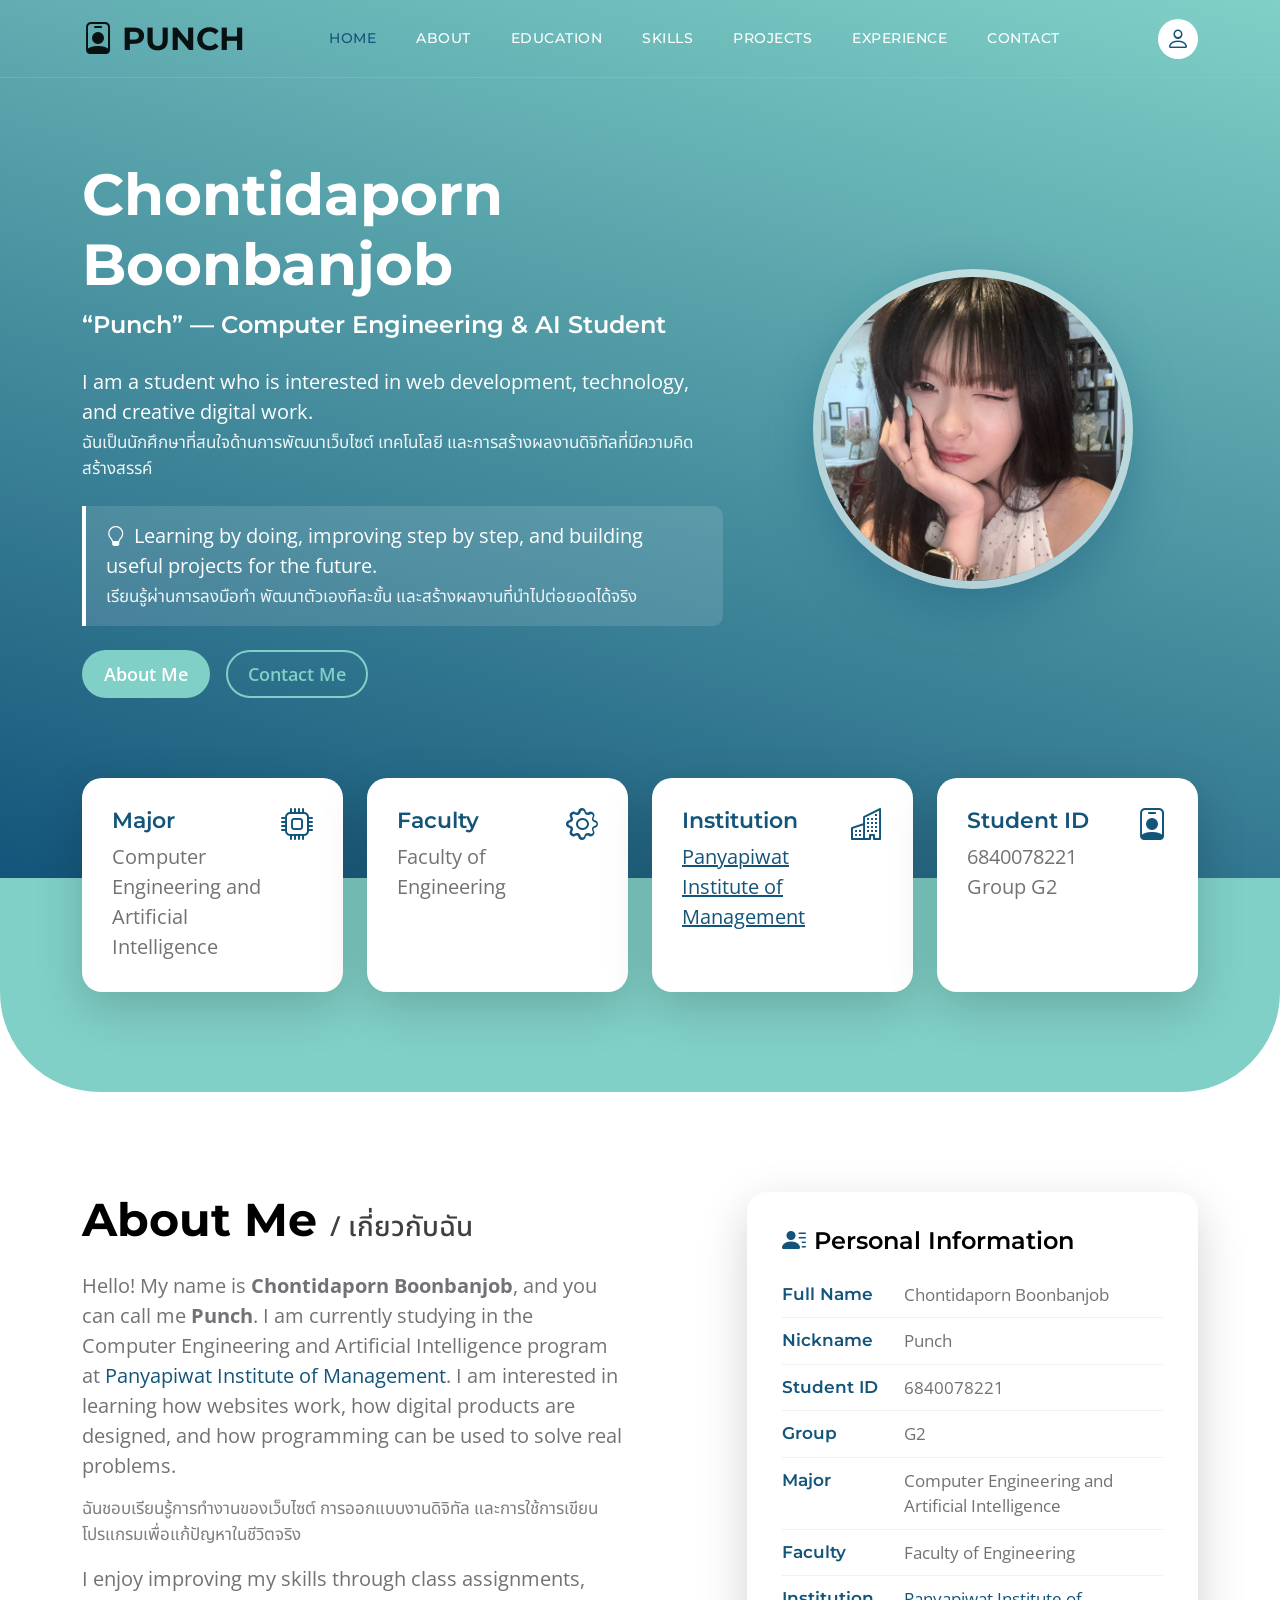
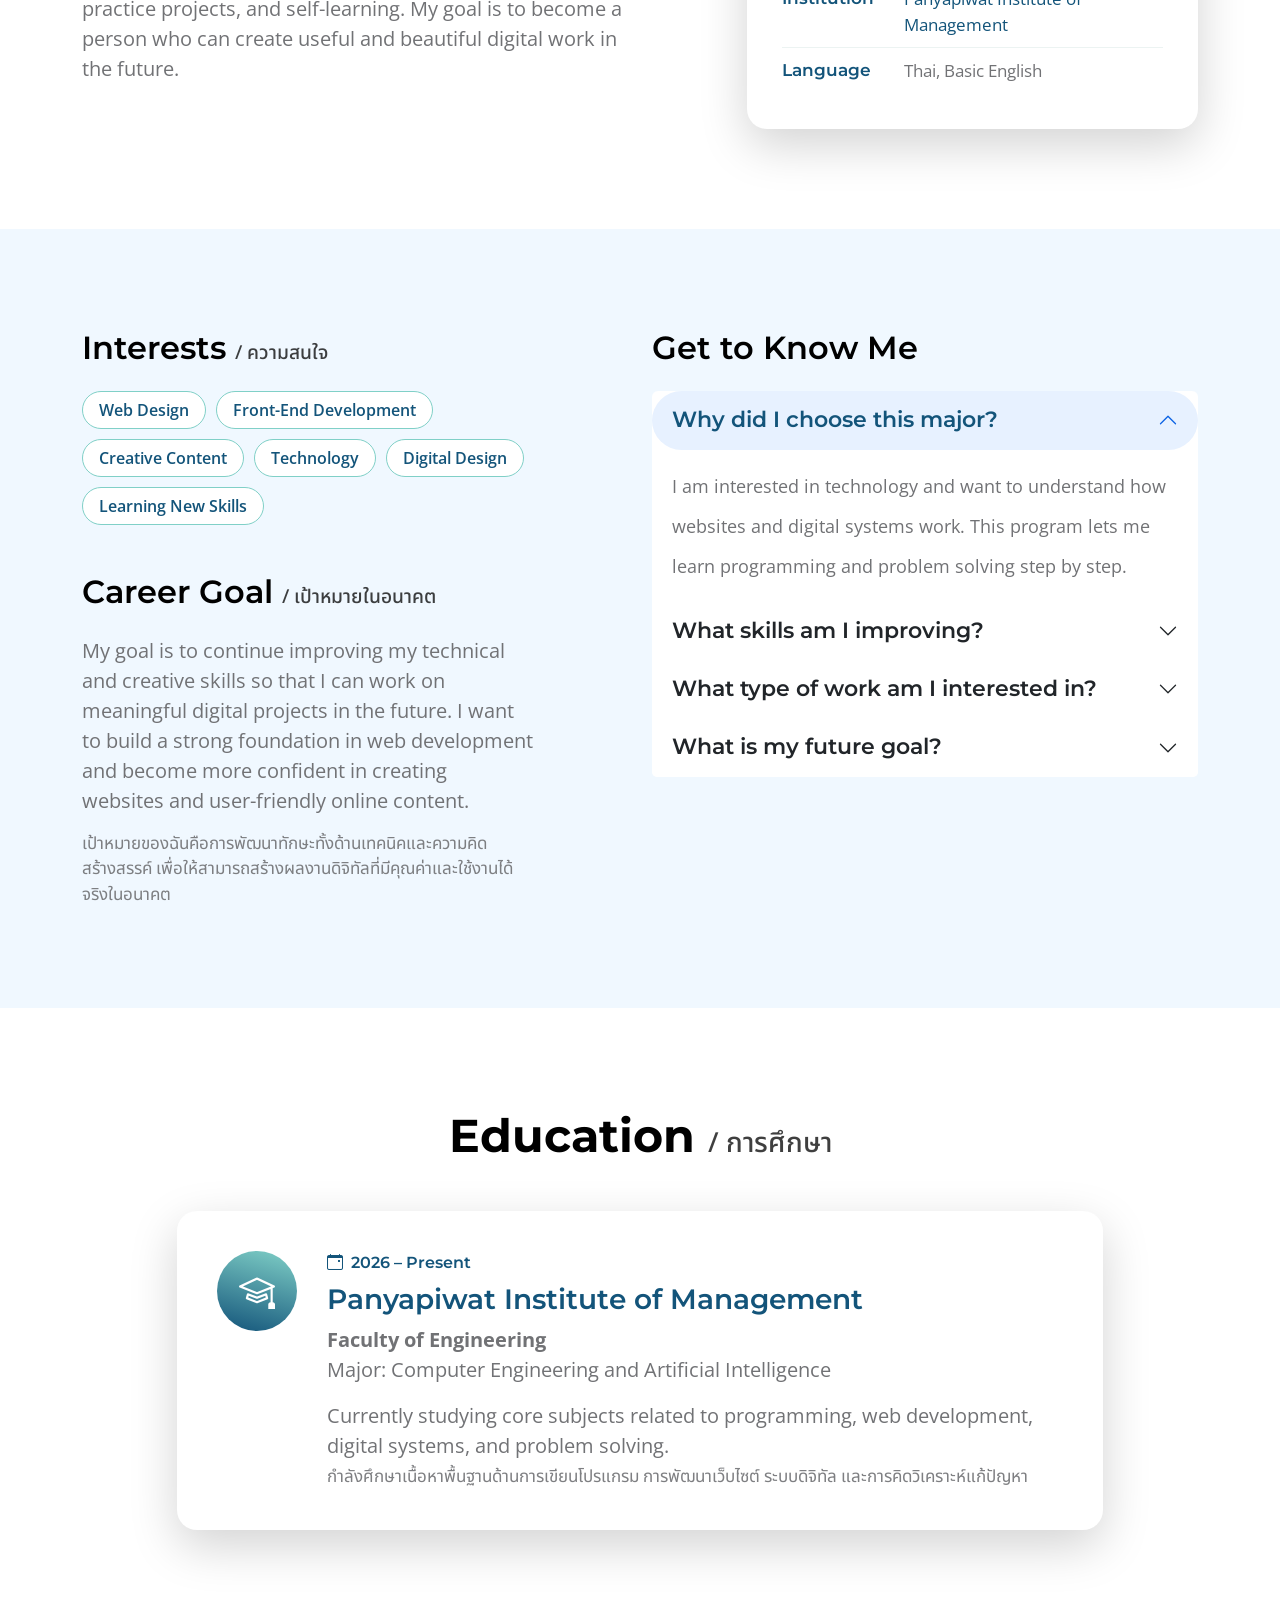
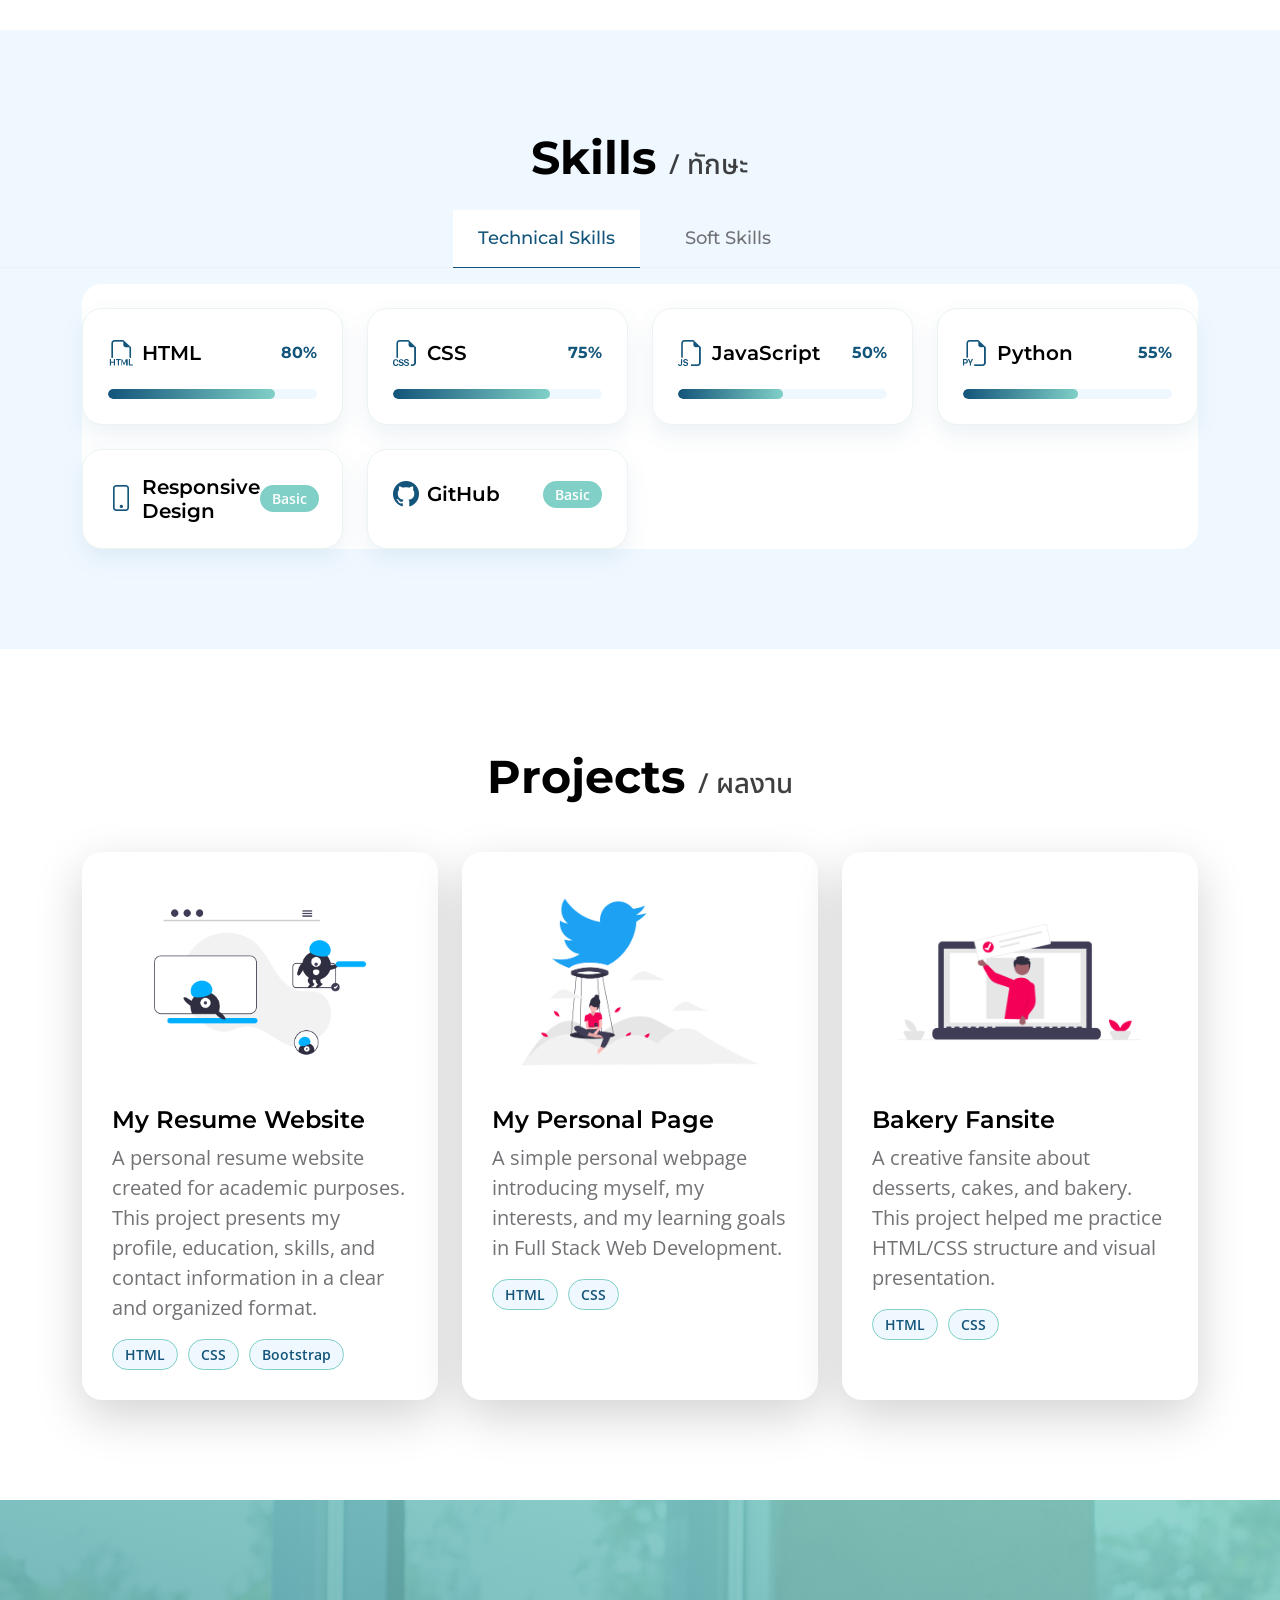
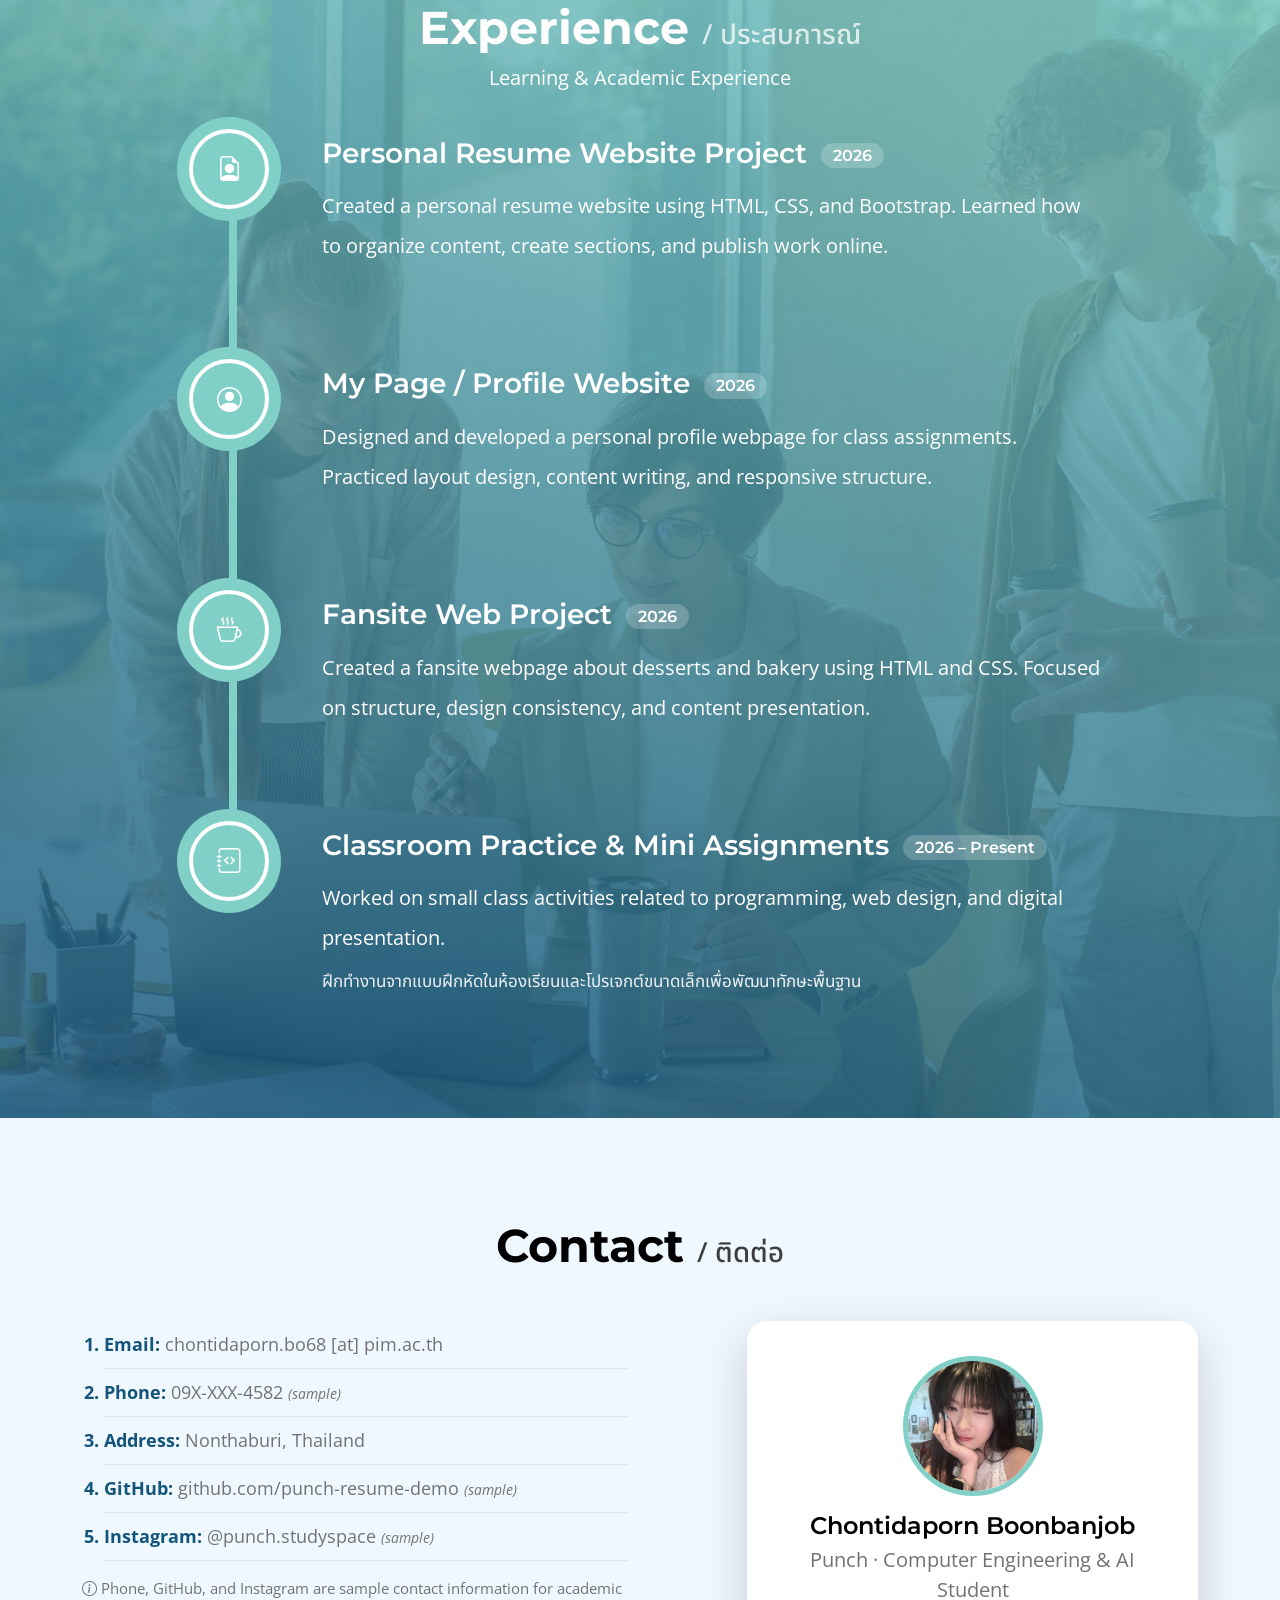
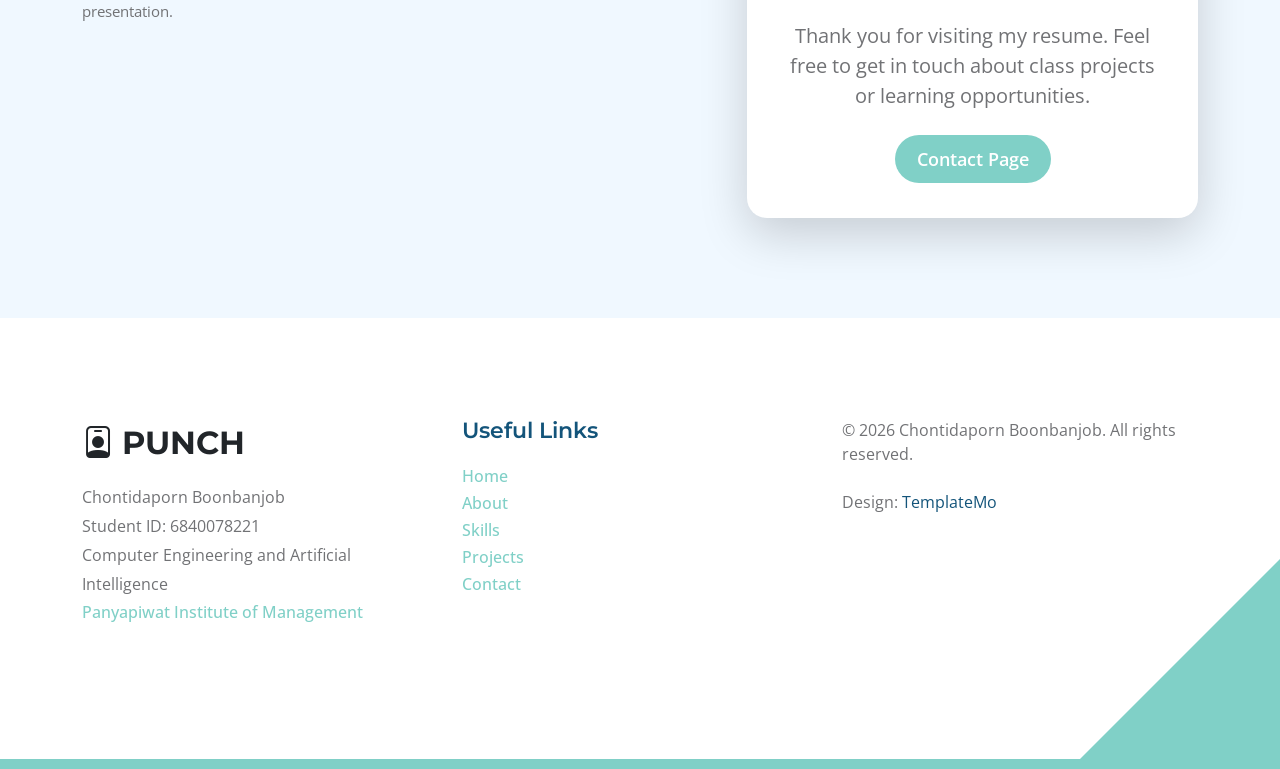
<file: index.html>
<!doctype html>
<html lang="en">
    <head>
        <meta charset="utf-8">
        <meta name="viewport" content="width=device-width, initial-scale=1">

        <meta name="description" content="Resume of Chontidaporn Boonbanjob (Punch), Computer Engineering and Artificial Intelligence student at Panyapiwat Institute of Management.">
        <meta name="author" content="Chontidaporn Boonbanjob">

        <title>Chontidaporn Boonbanjob (Punch) | Resume</title>

        <!-- CSS FILES -->
        <link rel="preconnect" href="https://fonts.googleapis.com">

        <link rel="preconnect" href="https://fonts.gstatic.com" crossorigin>

        <link href="https://fonts.googleapis.com/css2?family=Montserrat:wght@500;600;700&family=Open+Sans&family=Noto+Sans+Thai:wght@400;600&display=swap" rel="stylesheet">

        <link href="css/bootstrap.min.css" rel="stylesheet">

        <link href="css/bootstrap-icons.css" rel="stylesheet">

        <link href="css/templatemo-topic-listing.css" rel="stylesheet">
<!--

TemplateMo 590 topic listing

https://templatemo.com/tm-590-topic-listing

-->
    </head>

    <body id="top">

        <main>

            <nav class="navbar navbar-expand-lg">
                <div class="container">
                    <a class="navbar-brand" href="index.html">
                        <i class="bi-person-badge"></i>
                        <span>PUNCH</span>
                    </a>

                    <div class="d-lg-none ms-auto me-4">
                        <a href="#top" class="navbar-icon bi-person smoothscroll" aria-label="Back to top"></a>
                    </div>

                    <button class="navbar-toggler" type="button" data-bs-toggle="collapse" data-bs-target="#navbarNav" aria-controls="navbarNav" aria-expanded="false" aria-label="Toggle navigation">
                        <span class="navbar-toggler-icon"></span>
                    </button>

                    <div class="collapse navbar-collapse" id="navbarNav">
                        <ul class="navbar-nav ms-lg-5 me-lg-auto">
                            <li class="nav-item">
                                <a class="nav-link click-scroll" href="#home">Home</a>
                            </li>

                            <li class="nav-item">
                                <a class="nav-link click-scroll" href="#about">About</a>
                            </li>

                            <li class="nav-item">
                                <a class="nav-link click-scroll" href="#education">Education</a>
                            </li>

                            <li class="nav-item">
                                <a class="nav-link click-scroll" href="#skills">Skills</a>
                            </li>

                            <li class="nav-item">
                                <a class="nav-link click-scroll" href="#projects">Projects</a>
                            </li>

                            <li class="nav-item">
                                <a class="nav-link click-scroll" href="#experience">Experience</a>
                            </li>

                            <li class="nav-item">
                                <a class="nav-link click-scroll" href="#contact">Contact</a>
                            </li>
                        </ul>

                        <div class="d-none d-lg-block">
                            <a href="#top" class="navbar-icon bi-person smoothscroll" aria-label="Back to top"></a>
                        </div>
                    </div>
                </div>
            </nav>


            <section class="hero-section resume-hero d-flex justify-content-center align-items-center" id="home">
                <div class="container">
                    <div class="row align-items-center">

                        <div class="col-lg-7 col-12 text-center text-lg-start order-2 order-lg-1">
                            <h1 class="text-white mb-2">Chontidaporn Boonbanjob</h1>

                            <p class="resume-hero-subtitle text-white mb-4">&ldquo;Punch&rdquo; &mdash; Computer Engineering &amp; AI Student</p>

                            <p class="text-white mb-1">I am a student who is interested in web development, technology, and creative digital work.</p>

                            <p class="resume-th text-white mb-4">ฉันเป็นนักศึกษาที่สนใจด้านการพัฒนาเว็บไซต์ เทคโนโลยี และการสร้างผลงานดิจิทัลที่มีความคิดสร้างสรรค์</p>

                            <div class="resume-highlight mb-4">
                                <p class="text-white mb-1"><i class="bi-lightbulb me-2"></i>Learning by doing, improving step by step, and building useful projects for the future.</p>

                                <p class="resume-th text-white mb-0">เรียนรู้ผ่านการลงมือทำ พัฒนาตัวเองทีละขั้น และสร้างผลงานที่นำไปต่อยอดได้จริง</p>
                            </div>

                            <div class="d-flex flex-wrap justify-content-center justify-content-lg-start gap-3">
                                <a href="#about" class="btn custom-btn smoothscroll">About Me</a>

                                <a href="#contact" class="btn custom-btn custom-border-btn smoothscroll">Contact Me</a>
                            </div>
                        </div>

                        <div class="col-lg-5 col-12 order-1 order-lg-2 mb-5 mb-lg-0 text-center">
                            <img src="images/Punchy.jpg" class="resume-profile-image" alt="Profile photo of Chontidaporn Boonbanjob">
                        </div>

                    </div>
                </div>
            </section>


            <section class="featured-section">
                <div class="container">
                    <div class="row justify-content-center">

                        <div class="col-lg-3 col-md-6 col-12 mb-4 mb-lg-0">
                            <div class="custom-block bg-white shadow-lg">
                                <div class="d-flex">
                                    <div>
                                        <h6 class="mb-2">Major</h6>

                                        <p class="mb-0">Computer Engineering and Artificial Intelligence</p>
                                    </div>

                                    <span class="resume-block-icon bi-cpu ms-auto"></span>
                                </div>
                            </div>
                        </div>

                        <div class="col-lg-3 col-md-6 col-12 mb-4 mb-lg-0">
                            <div class="custom-block bg-white shadow-lg">
                                <div class="d-flex">
                                    <div>
                                        <h6 class="mb-2">Faculty</h6>

                                        <p class="mb-0">Faculty of Engineering</p>
                                    </div>

                                    <span class="resume-block-icon bi-gear ms-auto"></span>
                                </div>
                            </div>
                        </div>

                        <div class="col-lg-3 col-md-6 col-12 mb-4 mb-md-0">
                            <div class="custom-block bg-white shadow-lg">
                                <div class="d-flex">
                                    <div>
                                        <h6 class="mb-2">Institution</h6>

                                        <p class="mb-0"><a href="https://www.pim.ac.th/" target="_blank" rel="noopener">Panyapiwat Institute of Management</a></p>
                                    </div>

                                    <span class="resume-block-icon bi-building ms-auto"></span>
                                </div>
                            </div>
                        </div>

                        <div class="col-lg-3 col-md-6 col-12">
                            <div class="custom-block bg-white shadow-lg">
                                <div class="d-flex">
                                    <div>
                                        <h6 class="mb-2">Student ID</h6>

                                        <p class="mb-0">6840078221<br>Group G2</p>
                                    </div>

                                    <span class="resume-block-icon bi-person-badge ms-auto"></span>
                                </div>
                            </div>
                        </div>

                    </div>
                </div>
            </section>


            <section class="section-padding" id="about">
                <div class="container">
                    <div class="row">

                        <div class="col-lg-6 col-12 mb-5 mb-lg-0">
                            <h2 class="mb-4">About Me <span class="resume-heading-th">/ เกี่ยวกับฉัน</span></h2>

                            <p>Hello! My name is <strong>Chontidaporn Boonbanjob</strong>, and you can call me <strong>Punch</strong>. I am currently studying in the Computer Engineering and Artificial Intelligence program at <a href="https://www.pim.ac.th/" target="_blank" rel="noopener">Panyapiwat Institute of Management</a>. I am interested in learning how websites work, how digital products are designed, and how programming can be used to solve real problems.</p>

                            <p class="resume-th">ฉันชอบเรียนรู้การทำงานของเว็บไซต์ การออกแบบงานดิจิทัล และการใช้การเขียนโปรแกรมเพื่อแก้ปัญหาในชีวิตจริง</p>

                            <p class="mb-0">I enjoy improving my skills through class assignments, practice projects, and self-learning. My goal is to become a person who can create useful and beautiful digital work in the future.</p>
                        </div>

                        <div class="col-lg-5 col-12 ms-auto">
                            <div class="resume-info-card shadow-lg">
                                <h5 class="mb-3"><i class="bi-person-lines-fill me-2"></i>Personal Information</h5>

                                <ul class="resume-facts list-unstyled mb-0">
                                    <li><span>Full Name</span> Chontidaporn Boonbanjob</li>
                                    <li><span>Nickname</span> Punch</li>
                                    <li><span>Student ID</span> 6840078221</li>
                                    <li><span>Group</span> G2</li>
                                    <li><span>Major</span> Computer Engineering and Artificial Intelligence</li>
                                    <li><span>Faculty</span> Faculty of Engineering</li>
                                    <li><span>Institution</span> <a href="https://www.pim.ac.th/" target="_blank" rel="noopener">Panyapiwat Institute of Management</a></li>
                                    <li><span>Language</span> Thai, Basic English</li>
                                </ul>
                            </div>
                        </div>

                    </div>
                </div>
            </section>


            <section class="faq-section section-padding section-bg" id="interests">
                <div class="container">
                    <div class="row">

                        <div class="col-lg-5 col-12 mb-5 mb-lg-0">
                            <h3 class="mb-4">Interests <span class="resume-heading-th">/ ความสนใจ</span></h3>

                            <ul class="resume-tags list-unstyled mb-5">
                                <li>Web Design</li>
                                <li>Front-End Development</li>
                                <li>Creative Content</li>
                                <li>Technology</li>
                                <li>Digital Design</li>
                                <li>Learning New Skills</li>
                            </ul>

                            <h3 class="mb-4">Career Goal <span class="resume-heading-th">/ เป้าหมายในอนาคต</span></h3>

                            <p>My goal is to continue improving my technical and creative skills so that I can work on meaningful digital projects in the future. I want to build a strong foundation in web development and become more confident in creating websites and user-friendly online content.</p>

                            <p class="resume-th mb-0">เป้าหมายของฉันคือการพัฒนาทักษะทั้งด้านเทคนิคและความคิดสร้างสรรค์ เพื่อให้สามารถสร้างผลงานดิจิทัลที่มีคุณค่าและใช้งานได้จริงในอนาคต</p>
                        </div>

                        <div class="col-lg-6 col-12 ms-auto">
                            <h3 class="mb-4">Get to Know Me</h3>

                            <div class="accordion" id="accordionAboutMe">
                                <div class="accordion-item">
                                    <h2 class="accordion-header" id="headingOne">
                                        <button class="accordion-button" type="button" data-bs-toggle="collapse" data-bs-target="#collapseOne" aria-expanded="true" aria-controls="collapseOne">
                                        Why did I choose this major?
                                        </button>
                                    </h2>

                                    <div id="collapseOne" class="accordion-collapse collapse show" aria-labelledby="headingOne" data-bs-parent="#accordionAboutMe">
                                        <div class="accordion-body">
                                            I am interested in technology and want to understand how websites and digital systems work. This program lets me learn programming and problem solving step by step.
                                        </div>
                                    </div>
                                </div>

                                <div class="accordion-item">
                                    <h2 class="accordion-header" id="headingTwo">
                                        <button class="accordion-button collapsed" type="button" data-bs-toggle="collapse" data-bs-target="#collapseTwo" aria-expanded="false" aria-controls="collapseTwo">
                                        What skills am I improving?
                                    </button>
                                    </h2>

                                    <div id="collapseTwo" class="accordion-collapse collapse" aria-labelledby="headingTwo" data-bs-parent="#accordionAboutMe">
                                        <div class="accordion-body">
                                            HTML, CSS, JavaScript, and Python, together with teamwork, communication, and presentation skills from class projects.
                                        </div>
                                    </div>
                                </div>

                                <div class="accordion-item">
                                    <h2 class="accordion-header" id="headingThree">
                                        <button class="accordion-button collapsed" type="button" data-bs-toggle="collapse" data-bs-target="#collapseThree" aria-expanded="false" aria-controls="collapseThree">
                                        What type of work am I interested in?
                                    </button>
                                    </h2>

                                    <div id="collapseThree" class="accordion-collapse collapse" aria-labelledby="headingThree" data-bs-parent="#accordionAboutMe">
                                        <div class="accordion-body">
                                            Web design, front-end development, and creative digital content.
                                        </div>
                                    </div>
                                </div>

                                <div class="accordion-item">
                                    <h2 class="accordion-header" id="headingFour">
                                        <button class="accordion-button collapsed" type="button" data-bs-toggle="collapse" data-bs-target="#collapseFour" aria-expanded="false" aria-controls="collapseFour">
                                        What is my future goal?
                                    </button>
                                    </h2>

                                    <div id="collapseFour" class="accordion-collapse collapse" aria-labelledby="headingFour" data-bs-parent="#accordionAboutMe">
                                        <div class="accordion-body">
                                            To build a strong foundation in web development and become more confident in creating user-friendly websites.
                                        </div>
                                    </div>
                                </div>
                            </div>
                        </div>

                    </div>
                </div>
            </section>


            <section class="section-padding" id="education">
                <div class="container">
                    <div class="row">

                        <div class="col-12 text-center">
                            <h2 class="mb-5">Education <span class="resume-heading-th">/ การศึกษา</span></h2>
                        </div>

                        <div class="col-lg-10 col-12 mx-auto">
                            <div class="resume-education-card shadow-lg">
                                <div class="resume-education-icon">
                                    <i class="bi-mortarboard"></i>
                                </div>

                                <div>
                                    <p class="resume-date mb-2"><i class="bi-calendar-event me-2"></i>2026 &ndash; Present</p>

                                    <h4 class="mb-2"><a href="https://www.pim.ac.th/" target="_blank" rel="noopener">Panyapiwat Institute of Management</a></h4>

                                    <p class="mb-3"><strong>Faculty of Engineering</strong><br>Major: Computer Engineering and Artificial Intelligence</p>

                                    <p class="mb-1">Currently studying core subjects related to programming, web development, digital systems, and problem solving.</p>

                                    <p class="resume-th mb-0">กำลังศึกษาเนื้อหาพื้นฐานด้านการเขียนโปรแกรม การพัฒนาเว็บไซต์ ระบบดิจิทัล และการคิดวิเคราะห์แก้ปัญหา</p>
                                </div>
                            </div>
                        </div>

                    </div>
                </div>
            </section>


            <section class="explore-section section-padding section-bg" id="skills">
                <div class="container">
                    <div class="row">

                        <div class="col-12 text-center">
                            <h2 class="mb-4">Skills <span class="resume-heading-th">/ ทักษะ</span></h2>
                        </div>

                    </div>
                </div>

                <div class="container-fluid">
                    <div class="row">
                        <ul class="nav nav-tabs" id="skillsTab" role="tablist">
                            <li class="nav-item" role="presentation">
                                <button class="nav-link active" id="technical-tab" data-bs-toggle="tab" data-bs-target="#technical-tab-pane" type="button" role="tab" aria-controls="technical-tab-pane" aria-selected="true">Technical Skills</button>
                            </li>

                            <li class="nav-item" role="presentation">
                                <button class="nav-link" id="soft-tab" data-bs-toggle="tab" data-bs-target="#soft-tab-pane" type="button" role="tab" aria-controls="soft-tab-pane" aria-selected="false">Soft Skills</button>
                            </li>
                        </ul>
                    </div>
                </div>

                <div class="container">
                    <div class="row">

                        <div class="col-12">
                            <div class="tab-content" id="skillsTabContent">
                                <div class="tab-pane fade show active" id="technical-tab-pane" role="tabpanel" aria-labelledby="technical-tab" tabindex="0">
                                    <div class="row g-4">
                                        <div class="col-lg-3 col-md-6 col-12">
                                            <div class="resume-skill-card">
                                                <div class="d-flex align-items-center mb-3">
                                                    <i class="bi-filetype-html resume-skill-icon me-2"></i>
                                                    <h5 class="mb-0">HTML</h5>
                                                    <span class="resume-skill-level ms-auto">80%</span>
                                                </div>

                                                <div class="progress" role="progressbar" aria-label="HTML skill level" aria-valuenow="80" aria-valuemin="0" aria-valuemax="100">
                                                    <div class="progress-bar" style="width: 80%"></div>
                                                </div>
                                            </div>
                                        </div>

                                        <div class="col-lg-3 col-md-6 col-12">
                                            <div class="resume-skill-card">
                                                <div class="d-flex align-items-center mb-3">
                                                    <i class="bi-filetype-css resume-skill-icon me-2"></i>
                                                    <h5 class="mb-0">CSS</h5>
                                                    <span class="resume-skill-level ms-auto">75%</span>
                                                </div>

                                                <div class="progress" role="progressbar" aria-label="CSS skill level" aria-valuenow="75" aria-valuemin="0" aria-valuemax="100">
                                                    <div class="progress-bar" style="width: 75%"></div>
                                                </div>
                                            </div>
                                        </div>

                                        <div class="col-lg-3 col-md-6 col-12">
                                            <div class="resume-skill-card">
                                                <div class="d-flex align-items-center mb-3">
                                                    <i class="bi-filetype-js resume-skill-icon me-2"></i>
                                                    <h5 class="mb-0">JavaScript</h5>
                                                    <span class="resume-skill-level ms-auto">50%</span>
                                                </div>

                                                <div class="progress" role="progressbar" aria-label="JavaScript skill level" aria-valuenow="50" aria-valuemin="0" aria-valuemax="100">
                                                    <div class="progress-bar" style="width: 50%"></div>
                                                </div>
                                            </div>
                                        </div>

                                        <div class="col-lg-3 col-md-6 col-12">
                                            <div class="resume-skill-card">
                                                <div class="d-flex align-items-center mb-3">
                                                    <i class="bi-filetype-py resume-skill-icon me-2"></i>
                                                    <h5 class="mb-0">Python</h5>
                                                    <span class="resume-skill-level ms-auto">55%</span>
                                                </div>

                                                <div class="progress" role="progressbar" aria-label="Python skill level" aria-valuenow="55" aria-valuemin="0" aria-valuemax="100">
                                                    <div class="progress-bar" style="width: 55%"></div>
                                                </div>
                                            </div>
                                        </div>

                                        <div class="col-lg-3 col-md-6 col-12">
                                            <div class="resume-skill-card">
                                                <div class="d-flex align-items-center">
                                                    <i class="bi-phone resume-skill-icon me-2"></i>
                                                    <h5 class="mb-0">Responsive Design</h5>
                                                    <span class="resume-skill-badge ms-auto">Basic</span>
                                                </div>
                                            </div>
                                        </div>

                                        <div class="col-lg-3 col-md-6 col-12">
                                            <div class="resume-skill-card">
                                                <div class="d-flex align-items-center">
                                                    <i class="bi-github resume-skill-icon me-2"></i>
                                                    <h5 class="mb-0">GitHub</h5>
                                                    <span class="resume-skill-badge ms-auto">Basic</span>
                                                </div>
                                            </div>
                                        </div>
                                    </div>
                                </div>

                                <div class="tab-pane fade" id="soft-tab-pane" role="tabpanel" aria-labelledby="soft-tab" tabindex="0">
                                    <div class="row g-4">
                                        <div class="col-lg-3 col-md-6 col-12">
                                            <div class="resume-skill-card">
                                                <div class="d-flex align-items-center mb-3">
                                                    <i class="bi-people resume-skill-icon me-2"></i>
                                                    <h5 class="mb-0">Teamwork</h5>
                                                    <span class="resume-skill-level ms-auto">85%</span>
                                                </div>

                                                <div class="progress" role="progressbar" aria-label="Teamwork skill level" aria-valuenow="85" aria-valuemin="0" aria-valuemax="100">
                                                    <div class="progress-bar" style="width: 85%"></div>
                                                </div>
                                            </div>
                                        </div>

                                        <div class="col-lg-3 col-md-6 col-12">
                                            <div class="resume-skill-card">
                                                <div class="d-flex align-items-center mb-3">
                                                    <i class="bi-chat-dots resume-skill-icon me-2"></i>
                                                    <h5 class="mb-0">Communication</h5>
                                                    <span class="resume-skill-level ms-auto">80%</span>
                                                </div>

                                                <div class="progress" role="progressbar" aria-label="Communication skill level" aria-valuenow="80" aria-valuemin="0" aria-valuemax="100">
                                                    <div class="progress-bar" style="width: 80%"></div>
                                                </div>
                                            </div>
                                        </div>

                                        <div class="col-lg-3 col-md-6 col-12">
                                            <div class="resume-skill-card">
                                                <div class="d-flex align-items-center">
                                                    <i class="bi-lightbulb resume-skill-icon me-2"></i>
                                                    <h5 class="mb-0">Problem Solving</h5>
                                                </div>
                                            </div>
                                        </div>

                                        <div class="col-lg-3 col-md-6 col-12">
                                            <div class="resume-skill-card">
                                                <div class="d-flex align-items-center">
                                                    <i class="bi-palette resume-skill-icon me-2"></i>
                                                    <h5 class="mb-0">Creativity</h5>
                                                </div>
                                            </div>
                                        </div>

                                        <div class="col-lg-3 col-md-6 col-12">
                                            <div class="resume-skill-card">
                                                <div class="d-flex align-items-center">
                                                    <i class="bi-easel resume-skill-icon me-2"></i>
                                                    <h5 class="mb-0">Presentation</h5>
                                                </div>
                                            </div>
                                        </div>

                                        <div class="col-lg-3 col-md-6 col-12">
                                            <div class="resume-skill-card">
                                                <div class="d-flex align-items-center">
                                                    <i class="bi-book resume-skill-icon me-2"></i>
                                                    <h5 class="mb-0">Self-Learning</h5>
                                                </div>
                                            </div>
                                        </div>
                                    </div>
                                </div>
                            </div>
                        </div>

                    </div>
                </div>
            </section>


            <section class="section-padding" id="projects">
                <div class="container">
                    <div class="row">

                        <div class="col-12 text-center">
                            <h2 class="mb-5">Projects <span class="resume-heading-th">/ ผลงาน</span></h2>
                        </div>

                        <div class="col-lg-4 col-md-6 col-12 mb-4 mb-lg-0">
                            <div class="custom-block resume-project-card bg-white shadow-lg">
                                <img src="images/topics/undraw_Remote_design_team_re_urdx.png" class="custom-block-image img-fluid mt-0 mb-4" alt="Illustration of a website layout being designed">

                                <h5 class="mb-2">My Resume Website</h5>

                                <p>A personal resume website created for academic purposes. This project presents my profile, education, skills, and contact information in a clear and organized format.</p>

                                <ul class="resume-tags resume-tags-sm list-unstyled mb-0">
                                    <li>HTML</li>
                                    <li>CSS</li>
                                    <li>Bootstrap</li>
                                </ul>
                            </div>
                        </div>

                        <div class="col-lg-4 col-md-6 col-12 mb-4 mb-lg-0">
                            <div class="custom-block resume-project-card bg-white shadow-lg">
                                <img src="images/topics/undraw_viral_tweet_gndb.png" class="custom-block-image img-fluid mt-0 mb-4" alt="Illustration of a personal profile page">

                                <h5 class="mb-2">My Personal Page</h5>

                                <p>A simple personal webpage introducing myself, my interests, and my learning goals in Full Stack Web Development.</p>

                                <ul class="resume-tags resume-tags-sm list-unstyled mb-0">
                                    <li>HTML</li>
                                    <li>CSS</li>
                                </ul>
                            </div>
                        </div>

                        <div class="col-lg-4 col-md-6 col-12">
                            <div class="custom-block resume-project-card bg-white shadow-lg">
                                <img src="images/topics/undraw_online_ad_re_ol62.png" class="custom-block-image img-fluid mt-0 mb-4" alt="Illustration of a colorful web page">

                                <h5 class="mb-2">Bakery Fansite</h5>

                                <p>A creative fansite about desserts, cakes, and bakery. This project helped me practice HTML/CSS structure and visual presentation.</p>

                                <ul class="resume-tags resume-tags-sm list-unstyled mb-0">
                                    <li>HTML</li>
                                    <li>CSS</li>
                                </ul>
                            </div>
                        </div>

                    </div>
                </div>
            </section>


            <section class="timeline-section section-padding" id="experience">
                <div class="section-overlay"></div>

                <div class="container">
                    <div class="row">

                        <div class="col-12 text-center">
                            <h2 class="text-white mb-2">Experience <span class="resume-heading-th">/ ประสบการณ์</span></h2>

                            <p class="text-white mb-4">Learning &amp; Academic Experience</p>
                        </div>

                        <div class="col-lg-10 col-12 mx-auto">
                            <div class="timeline-container">
                                <ul class="vertical-scrollable-timeline" id="vertical-scrollable-timeline">
                                    <div class="list-progress">
                                        <div class="inner"></div>
                                    </div>

                                    <li>
                                        <h4 class="text-white mb-3">Personal Resume Website Project <span class="resume-timeline-year">2026</span></h4>

                                        <p class="text-white">Created a personal resume website using HTML, CSS, and Bootstrap. Learned how to organize content, create sections, and publish work online.</p>

                                        <div class="icon-holder">
                                          <i class="bi-file-earmark-person"></i>
                                        </div>
                                    </li>

                                    <li>
                                        <h4 class="text-white mb-3">My Page / Profile Website <span class="resume-timeline-year">2026</span></h4>

                                        <p class="text-white">Designed and developed a personal profile webpage for class assignments. Practiced layout design, content writing, and responsive structure.</p>

                                        <div class="icon-holder">
                                          <i class="bi-person-circle"></i>
                                        </div>
                                    </li>

                                    <li>
                                        <h4 class="text-white mb-3">Fansite Web Project <span class="resume-timeline-year">2026</span></h4>

                                        <p class="text-white">Created a fansite webpage about desserts and bakery using HTML and CSS. Focused on structure, design consistency, and content presentation.</p>

                                        <div class="icon-holder">
                                          <i class="bi-cup-hot"></i>
                                        </div>
                                    </li>

                                    <li>
                                        <h4 class="text-white mb-3">Classroom Practice &amp; Mini Assignments <span class="resume-timeline-year">2026 &ndash; Present</span></h4>

                                        <p class="text-white mb-1">Worked on small class activities related to programming, web design, and digital presentation.</p>

                                        <p class="resume-th text-white">ฝึกทำงานจากแบบฝึกหัดในห้องเรียนและโปรเจกต์ขนาดเล็กเพื่อพัฒนาทักษะพื้นฐาน</p>

                                        <div class="icon-holder">
                                          <i class="bi-journal-code"></i>
                                        </div>
                                    </li>
                                </ul>
                            </div>
                        </div>

                    </div>
                </div>
            </section>


            <section class="contact-section section-padding section-bg" id="contact">
                <div class="container">
                    <div class="row">

                        <div class="col-lg-12 col-12 text-center">
                            <h2 class="mb-5">Contact <span class="resume-heading-th">/ ติดต่อ</span></h2>
                        </div>

                        <div class="col-lg-6 col-12 mb-5 mb-lg-0">
                            <ol class="resume-contact-list">
                                <li><strong>Email:</strong> chontidaporn.bo68 [at] pim.ac.th</li>
                                <li><strong>Phone:</strong> 09X-XXX-4582 <span class="resume-sample">(sample)</span></li>
                                <li><strong>Address:</strong> Nonthaburi, Thailand</li>
                                <li><strong>GitHub:</strong> github.com/punch-resume-demo <span class="resume-sample">(sample)</span></li>
                                <li><strong>Instagram:</strong> @punch.studyspace <span class="resume-sample">(sample)</span></li>
                            </ol>

                            <p class="resume-note mb-0"><i class="bi-info-circle me-1"></i>Phone, GitHub, and Instagram are sample contact information for academic presentation.</p>
                        </div>

                        <div class="col-lg-5 col-12 ms-auto">
                            <div class="resume-info-card shadow-lg text-center">
                                <img src="images/Punchy.jpg" class="resume-avatar mb-3" alt="Profile photo of Chontidaporn Boonbanjob">

                                <h5 class="mb-1">Chontidaporn Boonbanjob</h5>

                                <p class="mb-3">Punch &middot; Computer Engineering &amp; AI Student</p>

                                <p class="mb-4">Thank you for visiting my resume. Feel free to get in touch about class projects or learning opportunities.</p>

                                <a href="contact.html" class="btn custom-btn">Contact Page</a>
                            </div>
                        </div>

                    </div>
                </div>
            </section>
        </main>

        <footer class="site-footer section-padding">
            <div class="container">
                <div class="row">

                    <div class="col-lg-4 col-12 mb-4 pb-2">
                        <a class="navbar-brand mb-3" href="index.html">
                            <i class="bi-person-badge"></i>
                            <span>PUNCH</span>
                        </a>

                        <p class="resume-footer-info mb-0">
                            Chontidaporn Boonbanjob<br>
                            Student ID: 6840078221<br>
                            Computer Engineering and Artificial Intelligence<br>
                            <a href="https://www.pim.ac.th/" target="_blank" rel="noopener" class="site-footer-link">Panyapiwat Institute of Management</a>
                        </p>
                    </div>

                    <div class="col-lg-3 col-md-6 col-12 mb-4 mb-lg-0">
                        <h6 class="site-footer-title mb-3">Useful Links</h6>

                        <ul class="site-footer-links">
                            <li class="site-footer-link-item">
                                <a href="index.html#home" class="site-footer-link">Home</a>
                            </li>

                            <li class="site-footer-link-item">
                                <a href="index.html#about" class="site-footer-link">About</a>
                            </li>

                            <li class="site-footer-link-item">
                                <a href="index.html#skills" class="site-footer-link">Skills</a>
                            </li>

                            <li class="site-footer-link-item">
                                <a href="index.html#projects" class="site-footer-link">Projects</a>
                            </li>

                            <li class="site-footer-link-item">
                                <a href="index.html#contact" class="site-footer-link">Contact</a>
                            </li>
                        </ul>
                    </div>

                    <div class="col-lg-4 col-md-6 col-12 ms-auto">
                        <p class="copyright-text mb-0">&copy; 2026 Chontidaporn Boonbanjob. All rights reserved.
                        <br><br>Design: <a rel="nofollow" href="https://templatemo.com" target="_blank">TemplateMo</a></p>
                    </div>

                </div>
            </div>
        </footer>


        <!-- JAVASCRIPT FILES -->
        <script src="js/jquery.min.js"></script>
        <script src="js/bootstrap.bundle.min.js"></script>
        <script src="js/jquery.sticky.js"></script>
        <script src="js/click-scroll.js"></script>
        <script src="js/custom.js"></script>

    </body>
</html>
</file>
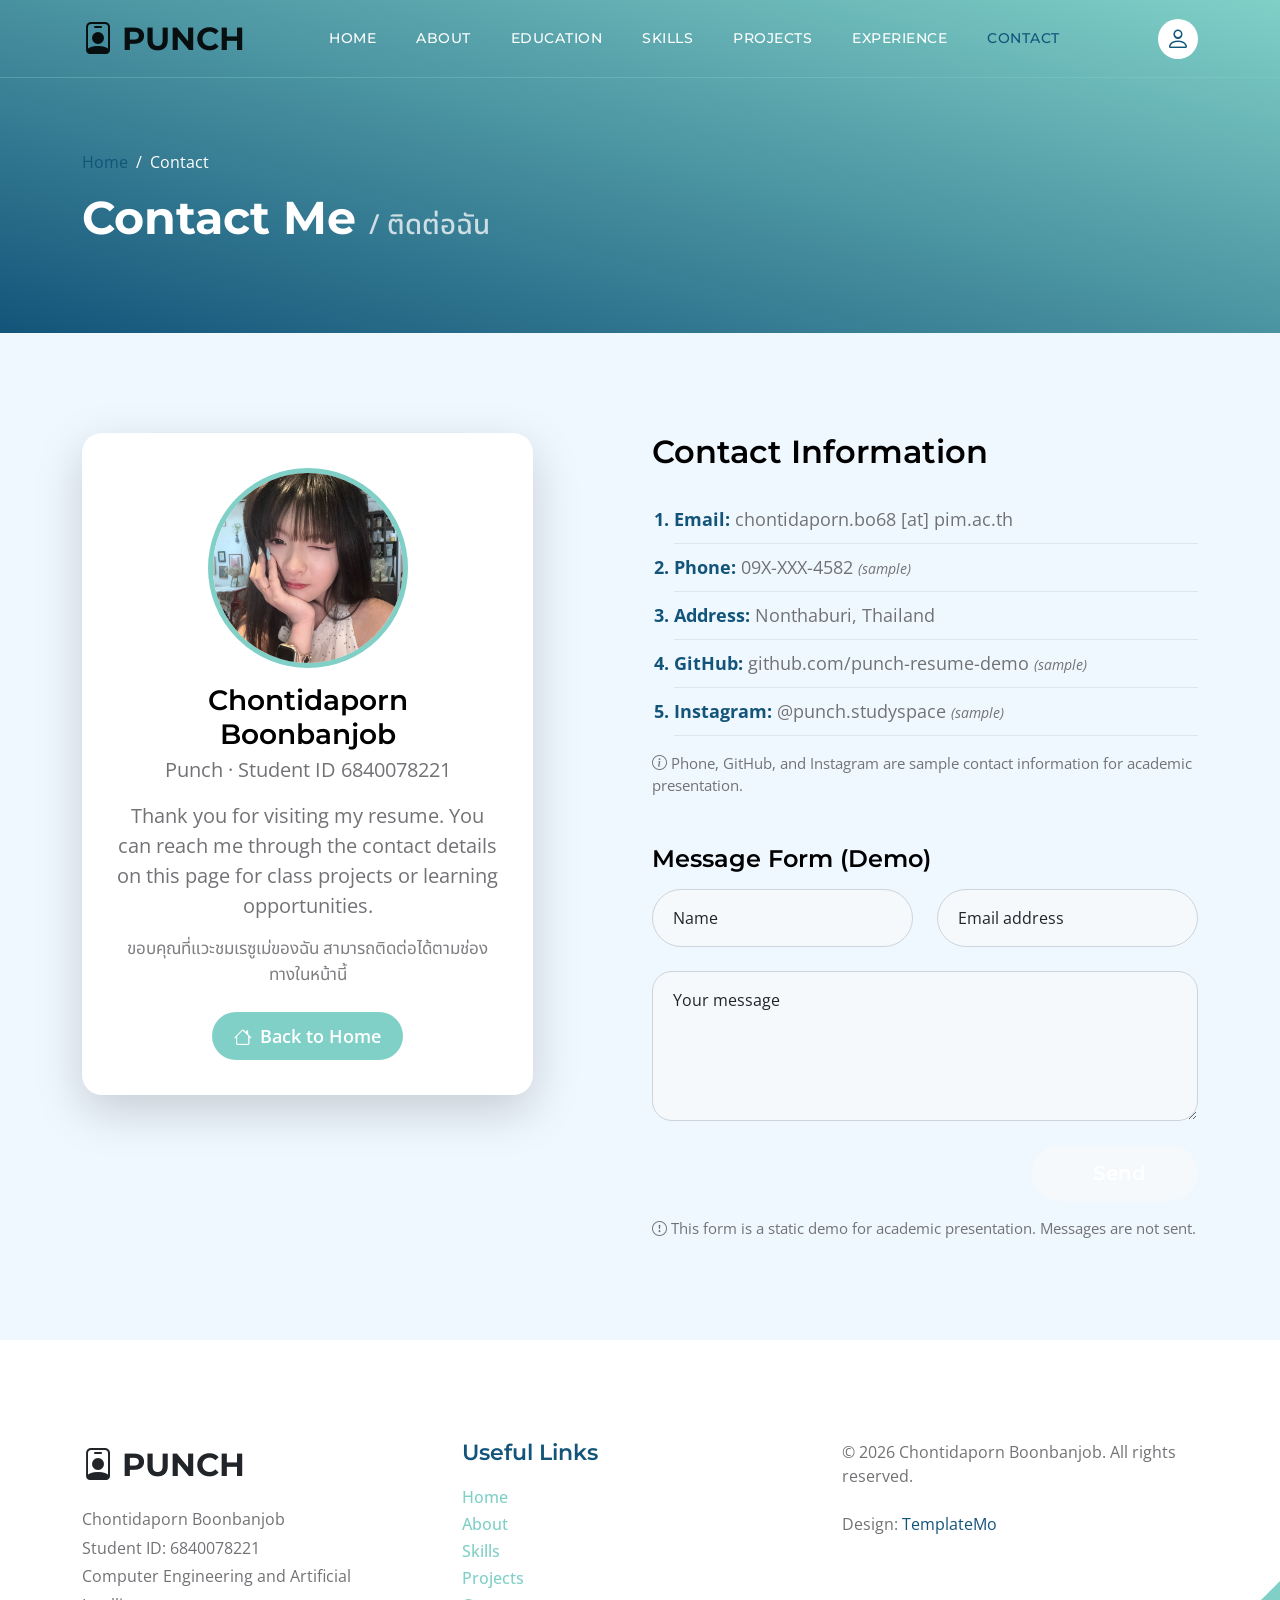
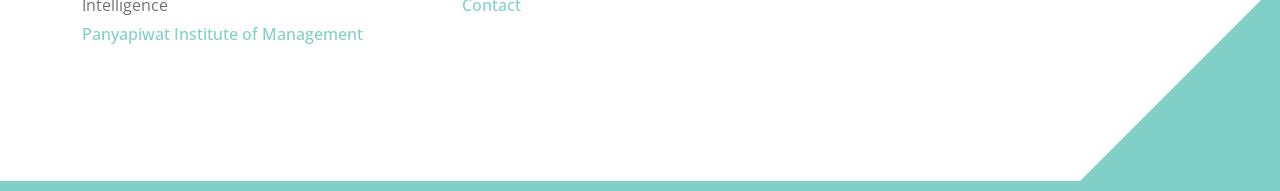
<file: contact.html>
<!doctype html>
<html lang="en">
    <head>
        <meta charset="utf-8">
        <meta name="viewport" content="width=device-width, initial-scale=1">

        <meta name="description" content="Contact page of Chontidaporn Boonbanjob (Punch), Computer Engineering and Artificial Intelligence student at Panyapiwat Institute of Management.">
        <meta name="author" content="Chontidaporn Boonbanjob">

        <title>Contact | Chontidaporn Boonbanjob (Punch)</title>

        <!-- CSS FILES -->
        <link rel="preconnect" href="https://fonts.googleapis.com">

        <link rel="preconnect" href="https://fonts.gstatic.com" crossorigin>

        <link href="https://fonts.googleapis.com/css2?family=Montserrat:wght@500;600;700&family=Open+Sans&family=Noto+Sans+Thai:wght@400;600&display=swap" rel="stylesheet">

        <link href="css/bootstrap.min.css" rel="stylesheet">

        <link href="css/bootstrap-icons.css" rel="stylesheet">

        <link href="css/templatemo-topic-listing.css" rel="stylesheet">
<!--

TemplateMo 590 topic listing

https://templatemo.com/tm-590-topic-listing

-->
    </head>

    <body id="top">

        <main>

            <nav class="navbar navbar-expand-lg">
                <div class="container">
                    <a class="navbar-brand" href="index.html">
                        <i class="bi-person-badge"></i>
                        <span>PUNCH</span>
                    </a>

                    <div class="d-lg-none ms-auto me-4">
                        <a href="#top" class="navbar-icon bi-person smoothscroll" aria-label="Back to top"></a>
                    </div>

                    <button class="navbar-toggler" type="button" data-bs-toggle="collapse" data-bs-target="#navbarNav" aria-controls="navbarNav" aria-expanded="false" aria-label="Toggle navigation">
                        <span class="navbar-toggler-icon"></span>
                    </button>

                    <div class="collapse navbar-collapse" id="navbarNav">
                        <ul class="navbar-nav ms-lg-5 me-lg-auto">
                            <li class="nav-item">
                                <a class="nav-link" href="index.html#home">Home</a>
                            </li>

                            <li class="nav-item">
                                <a class="nav-link" href="index.html#about">About</a>
                            </li>

                            <li class="nav-item">
                                <a class="nav-link" href="index.html#education">Education</a>
                            </li>

                            <li class="nav-item">
                                <a class="nav-link" href="index.html#skills">Skills</a>
                            </li>

                            <li class="nav-item">
                                <a class="nav-link" href="index.html#projects">Projects</a>
                            </li>

                            <li class="nav-item">
                                <a class="nav-link" href="index.html#experience">Experience</a>
                            </li>

                            <li class="nav-item">
                                <a class="nav-link active" href="index.html#contact">Contact</a>
                            </li>
                        </ul>

                        <div class="d-none d-lg-block">
                            <a href="#top" class="navbar-icon bi-person smoothscroll" aria-label="Back to top"></a>
                        </div>
                    </div>
                </div>
            </nav>


            <header class="site-header d-flex flex-column justify-content-center align-items-center">
                <div class="container">
                    <div class="row align-items-center">

                        <div class="col-lg-8 col-12">
                            <nav aria-label="breadcrumb">
                                <ol class="breadcrumb">
                                    <li class="breadcrumb-item"><a href="index.html">Home</a></li>

                                    <li class="breadcrumb-item active" aria-current="page">Contact</li>
                                </ol>
                            </nav>

                            <h2 class="text-white">Contact Me <span class="resume-heading-th">/ ติดต่อฉัน</span></h2>
                        </div>

                    </div>
                </div>
            </header>


            <section class="section-padding section-bg">
                <div class="container">
                    <div class="row">

                        <div class="col-lg-5 col-12 mb-5 mb-lg-0">
                            <div class="resume-info-card shadow-lg text-center">
                                <img src="images/Punchy.jpg" class="resume-avatar resume-avatar-lg mb-3" alt="Profile photo of Chontidaporn Boonbanjob">

                                <h4 class="mb-1">Chontidaporn Boonbanjob</h4>

                                <p class="mb-3">Punch &middot; Student ID 6840078221</p>

                                <p class="mb-3">Thank you for visiting my resume. You can reach me through the contact details on this page for class projects or learning opportunities.</p>

                                <p class="resume-th mb-4">ขอบคุณที่แวะชมเรซูเม่ของฉัน สามารถติดต่อได้ตามช่องทางในหน้านี้</p>

                                <a href="index.html" class="btn custom-btn"><i class="bi-house me-2"></i>Back to Home</a>
                            </div>
                        </div>

                        <div class="col-lg-6 col-12 ms-auto">
                            <h3 class="mb-4">Contact Information</h3>

                            <ol class="resume-contact-list">
                                <li><strong>Email:</strong> chontidaporn.bo68 [at] pim.ac.th</li>
                                <li><strong>Phone:</strong> 09X-XXX-4582 <span class="resume-sample">(sample)</span></li>
                                <li><strong>Address:</strong> Nonthaburi, Thailand</li>
                                <li><strong>GitHub:</strong> github.com/punch-resume-demo <span class="resume-sample">(sample)</span></li>
                                <li><strong>Instagram:</strong> @punch.studyspace <span class="resume-sample">(sample)</span></li>
                            </ol>

                            <p class="resume-note mb-5"><i class="bi-info-circle me-1"></i>Phone, GitHub, and Instagram are sample contact information for academic presentation.</p>

                            <h5 class="mb-3">Message Form (Demo)</h5>

                            <form action="#" method="post" class="custom-form contact-form" role="form" onsubmit="return false;">
                                <div class="row">
                                    <div class="col-lg-6 col-md-6 col-12">
                                        <div class="form-floating">
                                            <input type="text" name="name" id="name" class="form-control" placeholder="Name" disabled>

                                            <label for="name">Name</label>
                                        </div>
                                    </div>

                                    <div class="col-lg-6 col-md-6 col-12">
                                        <div class="form-floating">
                                            <input type="email" name="email" id="email" class="form-control" placeholder="Email address" disabled>

                                            <label for="email">Email address</label>
                                        </div>
                                    </div>

                                    <div class="col-lg-12 col-12">
                                        <div class="form-floating">
                                            <textarea class="form-control" id="message" name="message" placeholder="Your message" disabled></textarea>

                                            <label for="message">Your message</label>
                                        </div>
                                    </div>

                                    <div class="col-lg-4 col-12 ms-auto">
                                        <button type="submit" class="form-control" disabled>Send</button>
                                    </div>
                                </div>
                            </form>

                            <p class="resume-note mt-3 mb-0"><i class="bi-exclamation-circle me-1"></i>This form is a static demo for academic presentation. Messages are not sent.</p>
                        </div>

                    </div>
                </div>
            </section>
        </main>

        <footer class="site-footer section-padding">
            <div class="container">
                <div class="row">

                    <div class="col-lg-4 col-12 mb-4 pb-2">
                        <a class="navbar-brand mb-3" href="index.html">
                            <i class="bi-person-badge"></i>
                            <span>PUNCH</span>
                        </a>

                        <p class="resume-footer-info mb-0">
                            Chontidaporn Boonbanjob<br>
                            Student ID: 6840078221<br>
                            Computer Engineering and Artificial Intelligence<br>
                            <a href="https://www.pim.ac.th/" target="_blank" rel="noopener" class="site-footer-link">Panyapiwat Institute of Management</a>
                        </p>
                    </div>

                    <div class="col-lg-3 col-md-6 col-12 mb-4 mb-lg-0">
                        <h6 class="site-footer-title mb-3">Useful Links</h6>

                        <ul class="site-footer-links">
                            <li class="site-footer-link-item">
                                <a href="index.html#home" class="site-footer-link">Home</a>
                            </li>

                            <li class="site-footer-link-item">
                                <a href="index.html#about" class="site-footer-link">About</a>
                            </li>

                            <li class="site-footer-link-item">
                                <a href="index.html#skills" class="site-footer-link">Skills</a>
                            </li>

                            <li class="site-footer-link-item">
                                <a href="index.html#projects" class="site-footer-link">Projects</a>
                            </li>

                            <li class="site-footer-link-item">
                                <a href="index.html#contact" class="site-footer-link">Contact</a>
                            </li>
                        </ul>
                    </div>

                    <div class="col-lg-4 col-md-6 col-12 ms-auto">
                        <p class="copyright-text mb-0">&copy; 2026 Chontidaporn Boonbanjob. All rights reserved.
                        <br><br>Design: <a rel="nofollow" href="https://templatemo.com" target="_blank">TemplateMo</a></p>
                    </div>

                </div>
            </div>
        </footer>


        <!-- JAVASCRIPT FILES -->
        <script src="js/jquery.min.js"></script>
        <script src="js/bootstrap.bundle.min.js"></script>
        <script src="js/jquery.sticky.js"></script>
        <script src="js/custom.js"></script>

    </body>
</html>
</file>
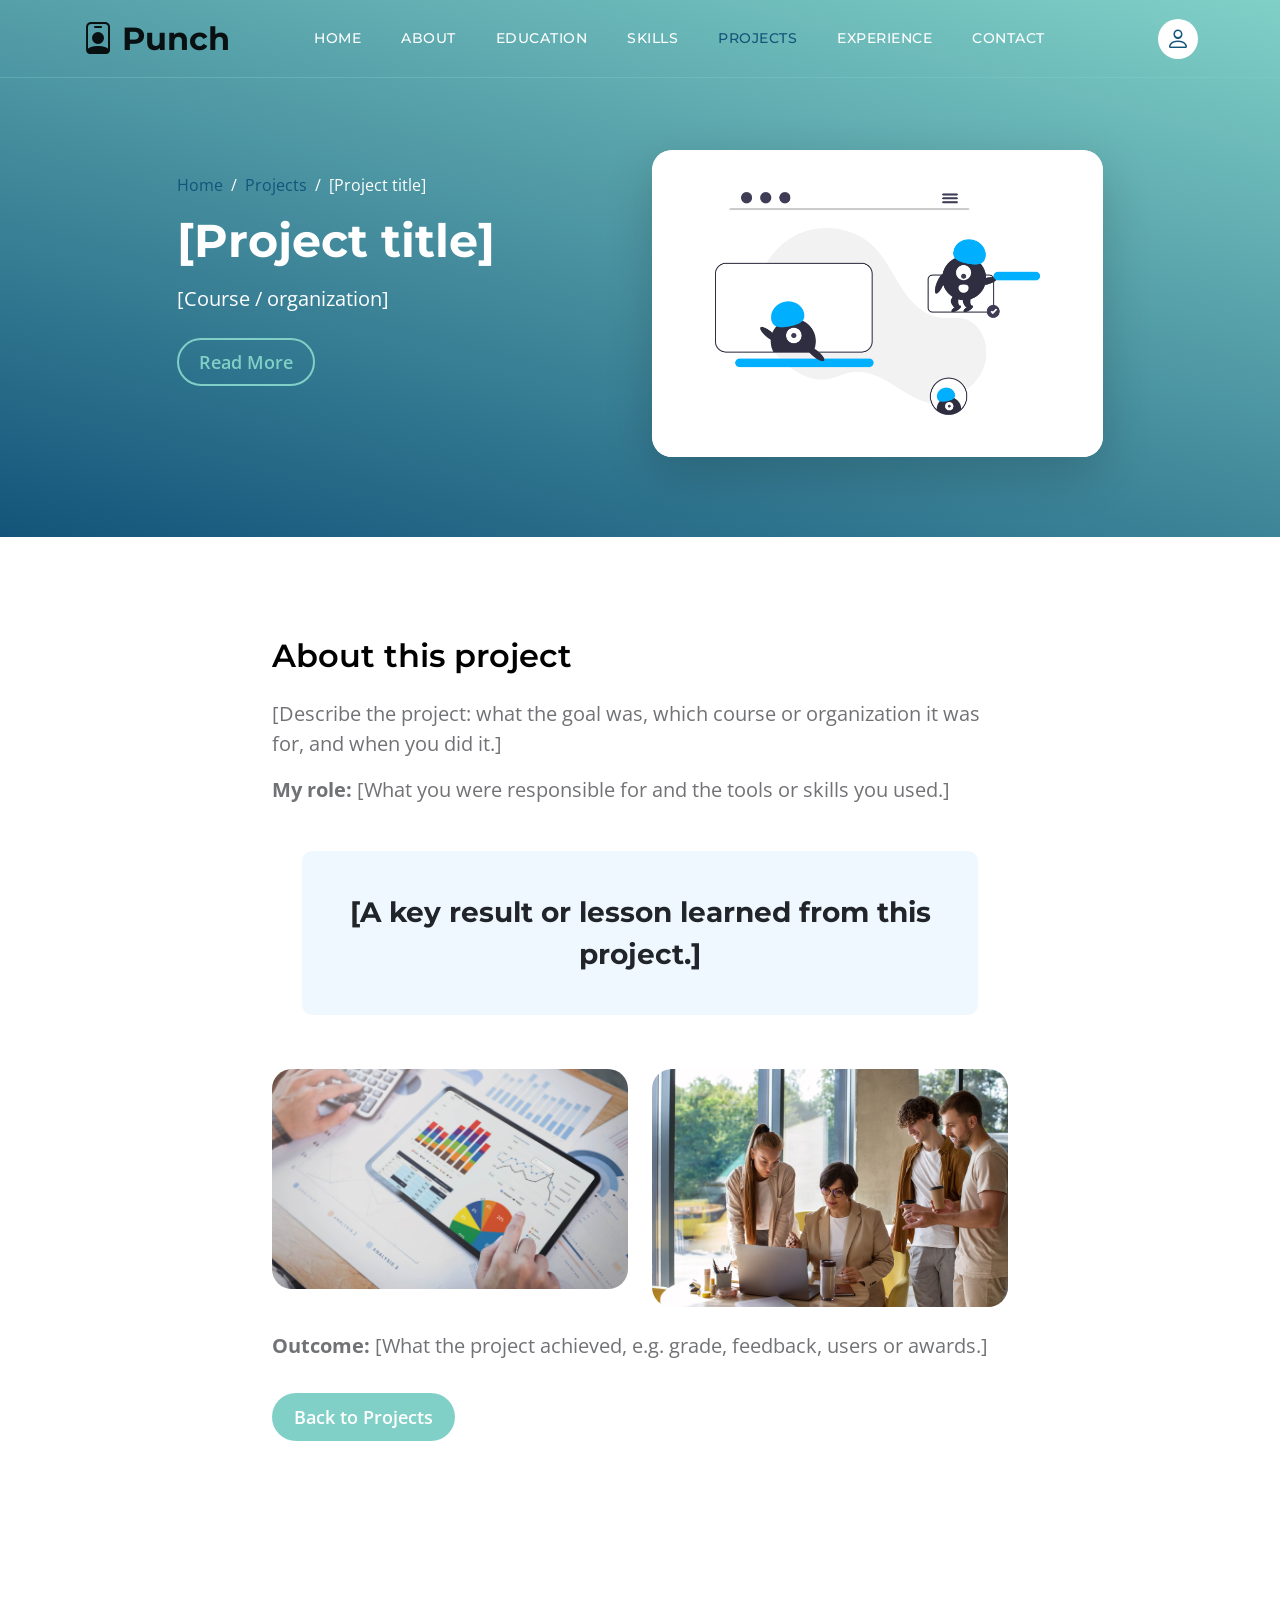
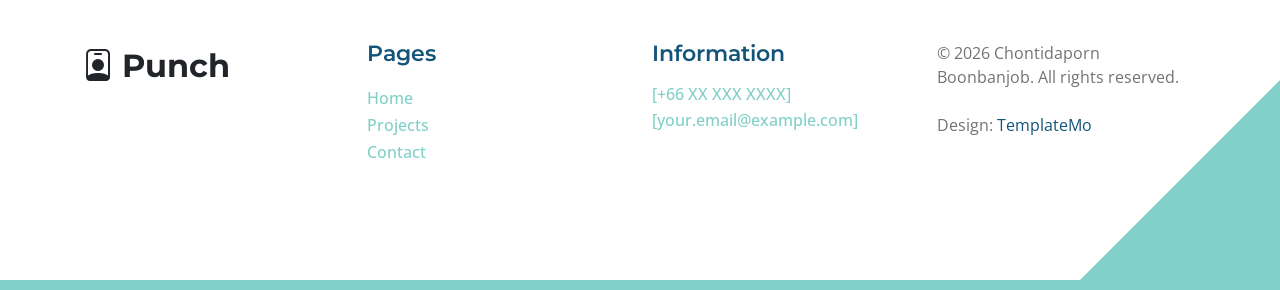
<file: topics-detail.html>
<!doctype html>
<html lang="en">
    <head>
        <meta charset="utf-8">
        <meta name="viewport" content="width=device-width, initial-scale=1">

        <meta name="description" content="Project details from the resume of Chontidaporn Boonbanjob (Punch), Student ID 6840078221.">
        <meta name="author" content="Chontidaporn Boonbanjob">

        <title>Project Detail | Chontidaporn Boonbanjob (Punch)</title>

        <!-- CSS FILES -->
        <link rel="preconnect" href="https://fonts.googleapis.com">

        <link rel="preconnect" href="https://fonts.gstatic.com" crossorigin>

        <link href="https://fonts.googleapis.com/css2?family=Montserrat:wght@500;600;700&family=Open+Sans&display=swap" rel="stylesheet">

        <link href="css/bootstrap.min.css" rel="stylesheet">

        <link href="css/bootstrap-icons.css" rel="stylesheet">

        <link href="css/templatemo-topic-listing.css" rel="stylesheet">

<!--

TemplateMo 590 topic listing

https://templatemo.com/tm-590-topic-listing

-->
    </head>

    <body id="top">

        <main>

            <nav class="navbar navbar-expand-lg">
                <div class="container">
                    <a class="navbar-brand" href="index.html">
                        <i class="bi-person-badge"></i>
                        <span>Punch</span>
                    </a>

                    <div class="d-lg-none ms-auto me-4">
                        <a href="#top" class="navbar-icon bi-person smoothscroll" aria-label="Back to top"></a>
                    </div>

                    <button class="navbar-toggler" type="button" data-bs-toggle="collapse" data-bs-target="#navbarNav" aria-controls="navbarNav" aria-expanded="false" aria-label="Toggle navigation">
                        <span class="navbar-toggler-icon"></span>
                    </button>

                    <div class="collapse navbar-collapse" id="navbarNav">
                        <ul class="navbar-nav ms-lg-5 me-lg-auto">
                            <li class="nav-item">
                                <a class="nav-link" href="index.html#home">Home</a>
                            </li>

                            <li class="nav-item">
                                <a class="nav-link" href="index.html#about">About</a>
                            </li>

                            <li class="nav-item">
                                <a class="nav-link" href="index.html#education">Education</a>
                            </li>

                            <li class="nav-item">
                                <a class="nav-link" href="index.html#skills">Skills</a>
                            </li>

                            <li class="nav-item">
                                <a class="nav-link active" href="index.html#projects" aria-current="page">Projects</a>
                            </li>

                            <li class="nav-item">
                                <a class="nav-link" href="index.html#experience">Experience</a>
                            </li>

                            <li class="nav-item">
                                <a class="nav-link" href="contact.html">Contact</a>
                            </li>
                        </ul>

                        <div class="d-none d-lg-block">
                            <a href="#top" class="navbar-icon bi-person smoothscroll" aria-label="Back to top"></a>
                        </div>
                    </div>
                </div>
            </nav>


            <header class="site-header d-flex flex-column justify-content-center align-items-center">
                <div class="container">
                    <div class="row justify-content-center align-items-center">

                        <div class="col-lg-5 col-12 mb-5">
                            <nav aria-label="breadcrumb">
                                <ol class="breadcrumb">
                                    <li class="breadcrumb-item"><a href="index.html">Home</a></li>
                                    <li class="breadcrumb-item"><a href="index.html#projects">Projects</a></li>

                                    <li class="breadcrumb-item active" aria-current="page">[Project title]</li>
                                </ol>
                            </nav>

                            <h2 class="text-white">[Project title]</h2>

                            <p class="text-white mt-3">[Course / organization]</p>

                            <div class="d-flex align-items-center mt-4">
                                <a href="#project-detail" class="btn custom-btn custom-border-btn smoothscroll me-4">Read More</a>
                            </div>
                        </div>

                        <div class="col-lg-5 col-12">
                            <div class="topics-detail-block bg-white shadow-lg">
                                <img src="images/topics/undraw_Remote_design_team_re_urdx.png" class="topics-detail-block-image img-fluid" alt="Illustration of a team working together online">
                            </div>
                        </div>

                    </div>
                </div>
            </header>


            <section class="topics-detail-section section-padding" id="project-detail">
                <div class="container">
                    <div class="row">

                        <div class="col-lg-8 col-12 m-auto">
                            <h3 class="mb-4">About this project</h3>

                            <p>[Describe the project: what the goal was, which course or organization it was for, and when you did it.]</p>

                            <p><strong>My role:</strong> [What you were responsible for and the tools or skills you used.]</p>

                            <blockquote>
                                [A key result or lesson learned from this project.]
                            </blockquote>

                            <div class="row my-4">
                                <div class="col-lg-6 col-md-6 col-12">
                                    <img src="images/businesswoman-using-tablet-analysis.jpg" class="topics-detail-block-image img-fluid" alt="Person reviewing charts on a tablet (placeholder project image)">
                                </div>

                                <div class="col-lg-6 col-md-6 col-12 mt-4 mt-lg-0 mt-md-0">
                                    <img src="images/colleagues-working-cozy-office-medium-shot.jpg" class="topics-detail-block-image img-fluid" alt="Colleagues working together in an office (placeholder project image)">
                                </div>
                            </div>

                            <p><strong>Outcome:</strong> [What the project achieved, e.g. grade, feedback, users or awards.]</p>

                            <a href="index.html#projects" class="btn custom-btn mt-3">Back to Projects</a>
                        </div>

                    </div>
                </div>
            </section>
        </main>

        <footer class="site-footer section-padding">
            <div class="container">
                <div class="row">

                    <div class="col-lg-3 col-12 mb-4 pb-2">
                        <a class="navbar-brand mb-2" href="index.html">
                            <i class="bi-person-badge"></i>
                            <span>Punch</span>
                        </a>
                    </div>

                    <div class="col-lg-3 col-md-4 col-6">
                        <h6 class="site-footer-title mb-3">Pages</h6>

                        <ul class="site-footer-links">
                            <li class="site-footer-link-item">
                                <a href="index.html" class="site-footer-link">Home</a>
                            </li>

                            <li class="site-footer-link-item">
                                <a href="index.html#projects" class="site-footer-link">Projects</a>
                            </li>

                            <li class="site-footer-link-item">
                                <a href="contact.html" class="site-footer-link">Contact</a>
                            </li>
                        </ul>
                    </div>

                    <div class="col-lg-3 col-md-4 col-6 mb-4 mb-lg-0">
                        <h6 class="site-footer-title mb-3">Information</h6>

                        <p class="text-white d-flex mb-1">
                            <a href="tel:+66000000000" class="site-footer-link">
                                [+66 XX XXX XXXX]
                            </a>
                        </p>

                        <p class="text-white d-flex">
                            <a href="mailto:your.email@example.com" class="site-footer-link">
                                [your.email@example.com]
                            </a>
                        </p>
                    </div>

                    <div class="col-lg-3 col-md-4 col-12 mt-4 mt-lg-0 ms-auto">
                        <p class="copyright-text mt-lg-0 mt-4">&copy; 2026 Chontidaporn Boonbanjob. All rights reserved.
                        <br><br>Design: <a rel="nofollow" href="https://templatemo.com" target="_blank">TemplateMo</a></p>
                    </div>

                </div>
            </div>
        </footer>


        <!-- JAVASCRIPT FILES -->
        <script src="js/jquery.min.js"></script>
        <script src="js/bootstrap.bundle.min.js"></script>
        <script src="js/jquery.sticky.js"></script>
        <script src="js/custom.js"></script>

    </body>
</html>
</file>
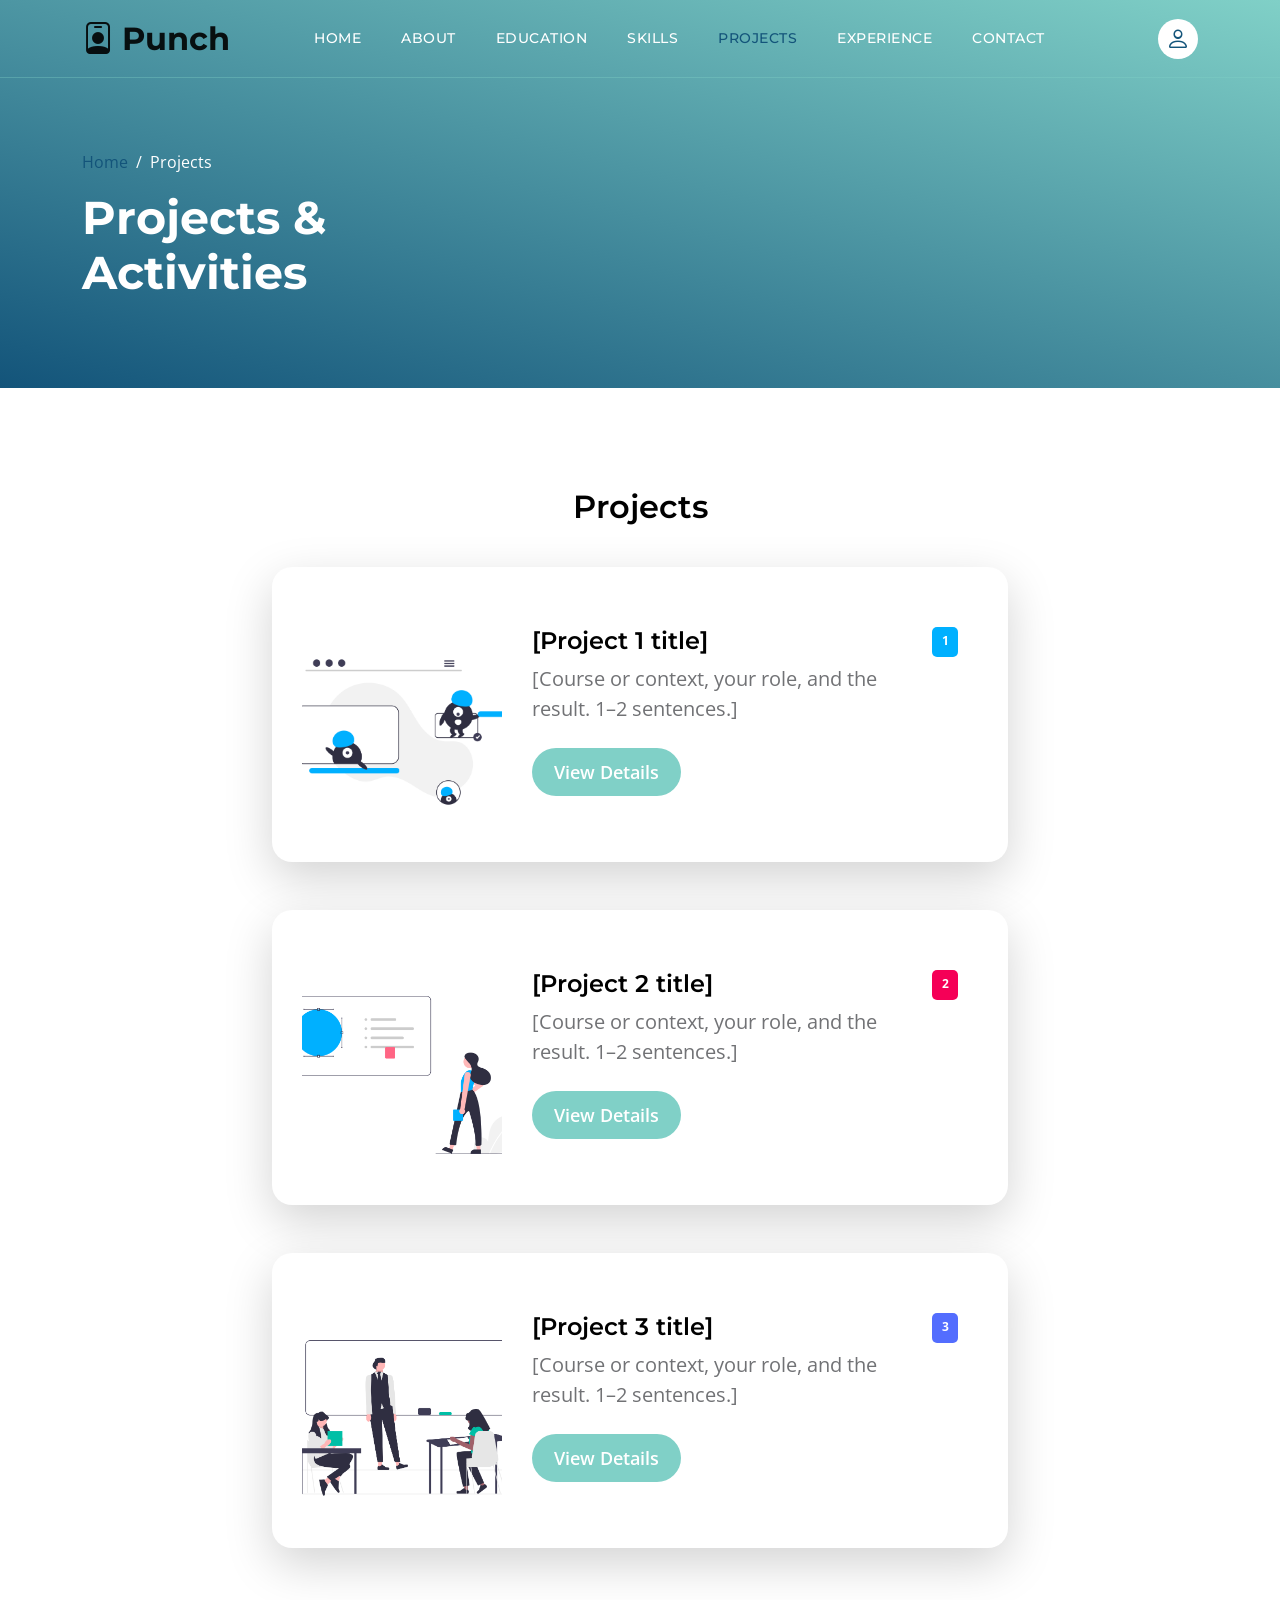
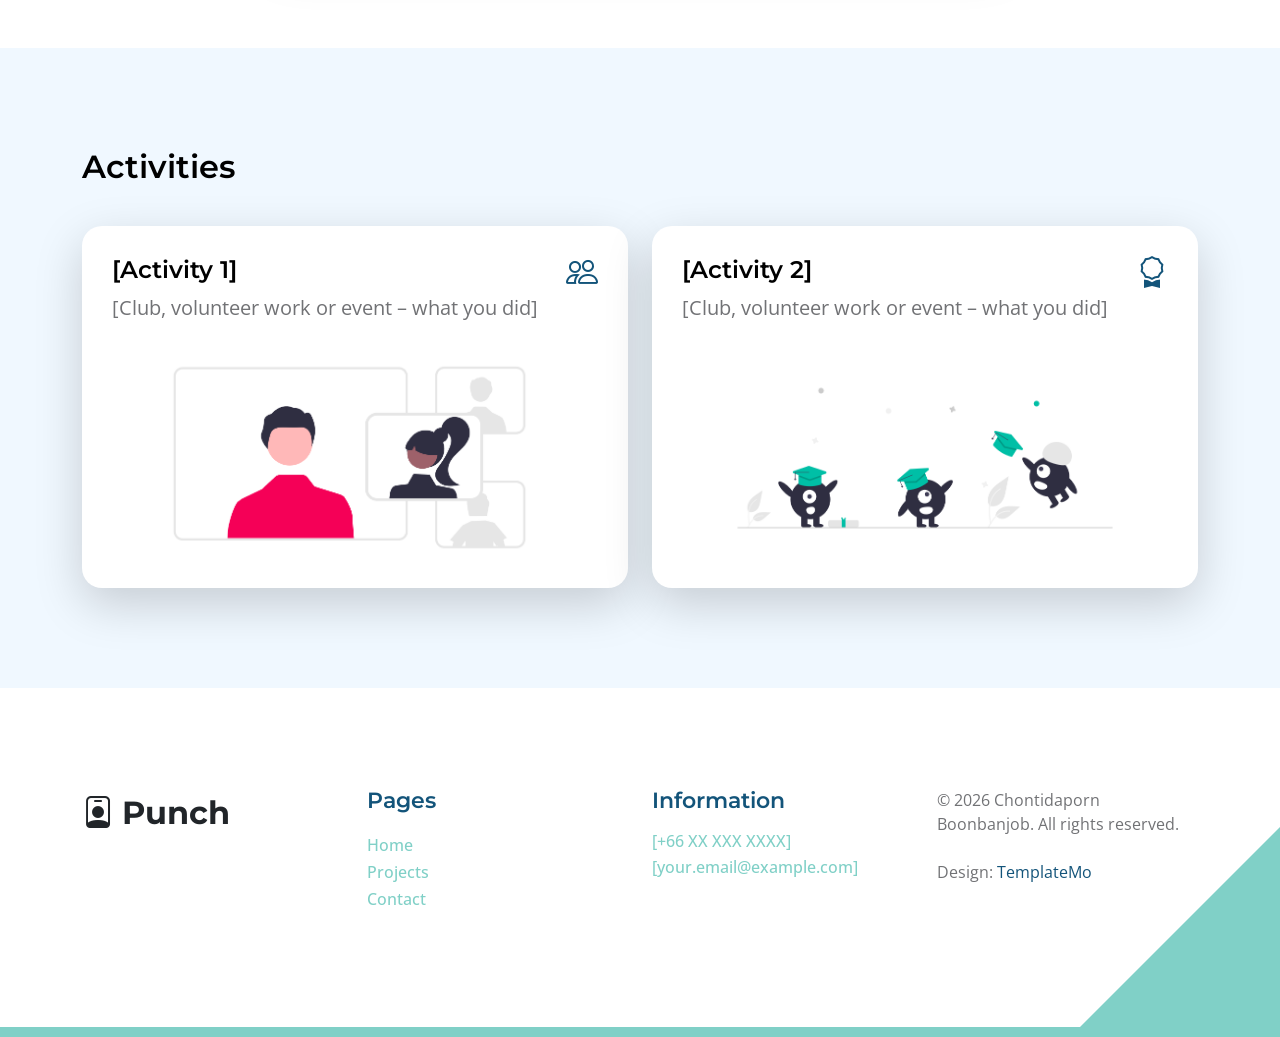
<file: topics-listing.html>
<!doctype html>
<html lang="en">
    <head>
        <meta charset="utf-8">
        <meta name="viewport" content="width=device-width, initial-scale=1">

        <meta name="description" content="Projects and activities of Chontidaporn Boonbanjob (Punch), Student ID 6840078221.">
        <meta name="author" content="Chontidaporn Boonbanjob">

        <title>Projects | Chontidaporn Boonbanjob (Punch)</title>

        <!-- CSS FILES -->
        <link rel="preconnect" href="https://fonts.googleapis.com">

        <link rel="preconnect" href="https://fonts.gstatic.com" crossorigin>

        <link href="https://fonts.googleapis.com/css2?family=Montserrat:wght@500;600;700&family=Open+Sans&display=swap" rel="stylesheet">

        <link href="css/bootstrap.min.css" rel="stylesheet">

        <link href="css/bootstrap-icons.css" rel="stylesheet">

        <link href="css/templatemo-topic-listing.css" rel="stylesheet">

<!--

TemplateMo 590 topic listing

https://templatemo.com/tm-590-topic-listing

-->
    </head>

    <body id="top">

        <main>

            <nav class="navbar navbar-expand-lg">
                <div class="container">
                    <a class="navbar-brand" href="index.html">
                        <i class="bi-person-badge"></i>
                        <span>Punch</span>
                    </a>

                    <div class="d-lg-none ms-auto me-4">
                        <a href="#top" class="navbar-icon bi-person smoothscroll" aria-label="Back to top"></a>
                    </div>

                    <button class="navbar-toggler" type="button" data-bs-toggle="collapse" data-bs-target="#navbarNav" aria-controls="navbarNav" aria-expanded="false" aria-label="Toggle navigation">
                        <span class="navbar-toggler-icon"></span>
                    </button>

                    <div class="collapse navbar-collapse" id="navbarNav">
                        <ul class="navbar-nav ms-lg-5 me-lg-auto">
                            <li class="nav-item">
                                <a class="nav-link" href="index.html#home">Home</a>
                            </li>

                            <li class="nav-item">
                                <a class="nav-link" href="index.html#about">About</a>
                            </li>

                            <li class="nav-item">
                                <a class="nav-link" href="index.html#education">Education</a>
                            </li>

                            <li class="nav-item">
                                <a class="nav-link" href="index.html#skills">Skills</a>
                            </li>

                            <li class="nav-item">
                                <a class="nav-link active" href="index.html#projects" aria-current="page">Projects</a>
                            </li>

                            <li class="nav-item">
                                <a class="nav-link" href="index.html#experience">Experience</a>
                            </li>

                            <li class="nav-item">
                                <a class="nav-link" href="contact.html">Contact</a>
                            </li>
                        </ul>

                        <div class="d-none d-lg-block">
                            <a href="#top" class="navbar-icon bi-person smoothscroll" aria-label="Back to top"></a>
                        </div>
                    </div>
                </div>
            </nav>


            <header class="site-header d-flex flex-column justify-content-center align-items-center">
                <div class="container">
                    <div class="row align-items-center">

                        <div class="col-lg-5 col-12">
                            <nav aria-label="breadcrumb">
                                <ol class="breadcrumb">
                                    <li class="breadcrumb-item"><a href="index.html">Home</a></li>
                                    <li class="breadcrumb-item active" aria-current="page">Projects</li>
                                </ol>
                            </nav>

                            <h2 class="text-white">Projects &amp; Activities</h2>

                        </div>

                    </div>
                </div>
            </header>


            <section class="section-padding">
                <div class="container">
                    <div class="row">

                        <div class="col-lg-12 col-12 text-center">
                            <h3 class="mb-4">Projects</h3>
                        </div>

                        <div class="col-lg-8 col-12 mt-3 mx-auto">
                            <div class="custom-block custom-block-topics-listing bg-white shadow-lg mb-5">
                                <div class="d-flex">
                                    <img src="images/topics/undraw_Remote_design_team_re_urdx.png" class="custom-block-image img-fluid" alt="Illustration of a team working together online">

                                    <div class="custom-block-topics-listing-info d-flex">
                                        <div>
                                            <h5 class="mb-2">[Project 1 title]</h5>

                                            <p class="mb-0">[Course or context, your role, and the result. 1&ndash;2 sentences.]</p>

                                            <a href="index.html#projects" class="btn custom-btn mt-3 mt-lg-4">View Details</a>
                                        </div>

                                        <span class="badge bg-design rounded-pill ms-auto">1</span>
                                    </div>
                                </div>
                            </div>

                            <div class="custom-block custom-block-topics-listing bg-white shadow-lg mb-5">
                                <div class="d-flex">
                                    <img src="images/topics/undraw_Redesign_feedback_re_jvm0.png" class="custom-block-image img-fluid" alt="Illustration of reviewing a design with feedback">

                                    <div class="custom-block-topics-listing-info d-flex">
                                        <div>
                                            <h5 class="mb-2">[Project 2 title]</h5>

                                            <p class="mb-0">[Course or context, your role, and the result. 1&ndash;2 sentences.]</p>

                                            <a href="index.html#projects" class="btn custom-btn mt-3 mt-lg-4">View Details</a>
                                        </div>

                                        <span class="badge bg-advertising rounded-pill ms-auto">2</span>
                                    </div>
                                </div>
                            </div>

                            <div class="custom-block custom-block-topics-listing bg-white shadow-lg">
                                <div class="d-flex">
                                    <img src="images/topics/undraw_Educator_re_ju47.png" class="custom-block-image img-fluid" alt="Illustration of a presenter teaching a class">

                                    <div class="custom-block-topics-listing-info d-flex">
                                        <div>
                                            <h5 class="mb-2">[Project 3 title]</h5>

                                            <p class="mb-0">[Course or context, your role, and the result. 1&ndash;2 sentences.]</p>

                                            <a href="index.html#projects" class="btn custom-btn mt-3 mt-lg-4">View Details</a>
                                        </div>

                                        <span class="badge bg-finance rounded-pill ms-auto">3</span>
                                    </div>
                                </div>
                            </div>
                        </div>

                    </div>
                </div>
            </section>


            <section class="section-padding section-bg">
                <div class="container">
                    <div class="row">

                        <div class="col-lg-12 col-12">
                            <h3 class="mb-4">Activities</h3>
                        </div>

                        <div class="col-lg-6 col-md-6 col-12 mt-3 mb-4 mb-lg-0">
                            <div class="custom-block bg-white shadow-lg">
                                <div class="d-flex">
                                    <div>
                                        <h5 class="mb-2">[Activity 1]</h5>

                                        <p class="mb-0">[Club, volunteer work or event &ndash; what you did]</p>
                                    </div>

                                    <span class="resume-block-icon bi-people ms-auto"></span>
                                </div>

                                <img src="images/topics/undraw_Group_video_re_btu7.png" class="custom-block-image img-fluid" alt="Illustration of a group video call">
                            </div>
                        </div>

                        <div class="col-lg-6 col-md-6 col-12 mt-lg-3">
                            <div class="custom-block bg-white shadow-lg">
                                <div class="d-flex">
                                    <div>
                                        <h5 class="mb-2">[Activity 2]</h5>

                                        <p class="mb-0">[Club, volunteer work or event &ndash; what you did]</p>
                                    </div>

                                    <span class="resume-block-icon bi-award ms-auto"></span>
                                </div>

                                <img src="images/topics/undraw_Graduation_re_gthn.png" class="custom-block-image img-fluid" alt="Illustration of a graduate holding a diploma">
                            </div>
                        </div>

                    </div>
                </div>
            </section>
        </main>

        <footer class="site-footer section-padding">
            <div class="container">
                <div class="row">

                    <div class="col-lg-3 col-12 mb-4 pb-2">
                        <a class="navbar-brand mb-2" href="index.html">
                            <i class="bi-person-badge"></i>
                            <span>Punch</span>
                        </a>
                    </div>

                    <div class="col-lg-3 col-md-4 col-6">
                        <h6 class="site-footer-title mb-3">Pages</h6>

                        <ul class="site-footer-links">
                            <li class="site-footer-link-item">
                                <a href="index.html" class="site-footer-link">Home</a>
                            </li>

                            <li class="site-footer-link-item">
                                <a href="index.html#projects" class="site-footer-link">Projects</a>
                            </li>

                            <li class="site-footer-link-item">
                                <a href="contact.html" class="site-footer-link">Contact</a>
                            </li>
                        </ul>
                    </div>

                    <div class="col-lg-3 col-md-4 col-6 mb-4 mb-lg-0">
                        <h6 class="site-footer-title mb-3">Information</h6>

                        <p class="text-white d-flex mb-1">
                            <a href="tel:+66000000000" class="site-footer-link">
                                [+66 XX XXX XXXX]
                            </a>
                        </p>

                        <p class="text-white d-flex">
                            <a href="mailto:your.email@example.com" class="site-footer-link">
                                [your.email@example.com]
                            </a>
                        </p>
                    </div>

                    <div class="col-lg-3 col-md-4 col-12 mt-4 mt-lg-0 ms-auto">
                        <p class="copyright-text mt-lg-0 mt-4">&copy; 2026 Chontidaporn Boonbanjob. All rights reserved.
                        <br><br>Design: <a rel="nofollow" href="https://templatemo.com" target="_blank">TemplateMo</a></p>
                    </div>

                </div>
            </div>
        </footer>


        <!-- JAVASCRIPT FILES -->
        <script src="js/jquery.min.js"></script>
        <script src="js/bootstrap.bundle.min.js"></script>
        <script src="js/jquery.sticky.js"></script>
        <script src="js/custom.js"></script>

    </body>
</html>
</file>
<file: css/templatemo-topic-listing.css>
/*

TemplateMo 590 topic listing

https://templatemo.com/tm-590-topic-listing

*/

/*---------------------------------------
  CUSTOM PROPERTIES ( VARIABLES )             
-----------------------------------------*/
:root {
  --white-color:                  #ffffff;
  --primary-color:                #13547a;
  --secondary-color:              #80d0c7;
  --section-bg-color:             #f0f8ff;
  --custom-btn-bg-color:          #80d0c7;
  --custom-btn-bg-hover-color:    #13547a;
  --dark-color:                   #000000;
  --p-color:                      #717275;
  --border-color:                 #7fffd4;
  --link-hover-color:             #13547a;

  --body-font-family:             'Open Sans', sans-serif;
  --title-font-family:            'Montserrat', sans-serif;

  --h1-font-size:                 58px;
  --h2-font-size:                 46px;
  --h3-font-size:                 32px;
  --h4-font-size:                 28px;
  --h5-font-size:                 24px;
  --h6-font-size:                 22px;
  --p-font-size:                  20px;
  --menu-font-size:               14px;
  --btn-font-size:                18px;
  --copyright-font-size:          16px;

  --border-radius-large:          100px;
  --border-radius-medium:         20px;
  --border-radius-small:          10px;

  --font-weight-normal:           400;
  --font-weight-medium:           500;
  --font-weight-semibold:         600;
  --font-weight-bold:             700;
}

body {
  background-color: var(--white-color);
  font-family: var(--body-font-family); 
}


/*---------------------------------------
  TYPOGRAPHY               
-----------------------------------------*/

h2,
h3,
h4,
h5,
h6 {
  color: var(--dark-color);
}

h1,
h2,
h3,
h4,
h5,
h6 {
  font-family: var(--title-font-family); 
  font-weight: var(--font-weight-semibold);
}

h1 {
  font-size: var(--h1-font-size);
  font-weight: var(--font-weight-bold);
}

h2 {
  font-size: var(--h2-font-size);
  font-weight: var(--font-weight-bold);
}

h3 {
  font-size: var(--h3-font-size);
}

h4 {
  font-size: var(--h4-font-size);
}

h5 {
  font-size: var(--h5-font-size);
}

h6 {
  color: var(--primary-color);
  font-size: var(--h6-font-size);
}

p {
  color: var(--p-color);
  font-size: var(--p-font-size);
  font-weight: var(--font-weight-normal);
}

ul li {
  color: var(--p-color);
  font-size: var(--p-font-size);
  font-weight: var(--font-weight-normal);
}

a, 
button {
  touch-action: manipulation;
  transition: all 0.3s;
}

a {
  display: inline-block;
  color: var(--primary-color);
  text-decoration: none;
}

a:hover {
  color: var(--link-hover-color);
}

b,
strong {
  font-weight: var(--font-weight-bold);
}


/*---------------------------------------
  SECTION               
-----------------------------------------*/
.section-padding {
  padding-top: 100px;
  padding-bottom: 100px;
}

.section-bg {
  background-color: var(--section-bg-color);
}

.section-overlay {
  background-image: linear-gradient(15deg, #13547a 0%, #80d0c7 100%);
  position: absolute;
  top: 0;
  left: 0;
  pointer-events: none;
  width: 100%;
  height: 100%;
  opacity: 0.85;
}

.section-overlay + .container {
  position: relative;
}

.tab-content {
  background-color: var(--white-color);
  border-radius: var(--border-radius-medium);
}

.nav-tabs {
  border-bottom: 1px solid #ecf3f2;
  margin-bottom: 40px;
  justify-content: center;
}

.nav-tabs .nav-link {
  border-radius: 0;
  border-top: 0;
  border-right: 0;
  border-left: 0;
  color: var(--p-color);
  font-family: var(--title-font-family);
  font-size: var(--btn-font-size);
  font-weight: var(--font-weight-medium);
  padding: 15px 25px;
  transition: all 0.3s;
}

.nav-tabs .nav-link:first-child {
  margin-right: 20px;
}

.nav-tabs .nav-item.show .nav-link, 
.nav-tabs .nav-link.active,
.nav-tabs .nav-link:focus, 
.nav-tabs .nav-link:hover {
  border-bottom-color: var(--primary-color);
  color: var(--primary-color);
}


/*---------------------------------------
  CUSTOM ICON COLOR               
-----------------------------------------*/
.custom-icon {
  color: var(--secondary-color);
}


/*---------------------------------------
  CUSTOM BUTTON               
-----------------------------------------*/
.custom-btn {
  background: var(--custom-btn-bg-color);
  border: 2px solid transparent;
  border-radius: var(--border-radius-large);
  color: var(--white-color);
  font-size: var(--btn-font-size);
  font-weight: var(--font-weight-semibold);
  line-height: normal;
  transition: all 0.3s;
  padding: 10px 20px;
}

.custom-btn:hover {
  background: var(--custom-btn-bg-hover-color);
  color: var(--white-color);
}

.custom-border-btn {
  background: transparent;
  border: 2px solid var(--custom-btn-bg-color);
  color: var(--custom-btn-bg-color);
}

.custom-border-btn:hover {
  background: var(--custom-btn-bg-color);
  border-color: transparent;
  color: var(--white-color);
}

.custom-btn-bg-white {
  border-color: var(--white-color);
  color: var(--white-color);
}


/*---------------------------------------
  SITE HEADER              
-----------------------------------------*/
.site-header {
  background-image: linear-gradient(15deg, #13547a 0%, #80d0c7 100%);
  padding-top: 150px;
  padding-bottom: 80px;
}

.site-header .container {
  height: 100%;
}

.breadcrumb-item+.breadcrumb-item::before,
.breadcrumb-item a:hover,
.breadcrumb-item.active {
  color: var(--white-color);
}

.site-header .custom-icon {
  color: var(--white-color);
  font-size: var(--h4-font-size);
}

.site-header .custom-icon:hover {
  color: var(--secondary-color);
}


/*---------------------------------------
  NAVIGATION              
-----------------------------------------*/
.sticky-wrapper {
  position: absolute;
  top: 0;
  right: 0;
  left: 0;
}

.sticky-wrapper.is-sticky .navbar {
  background-color: var(--secondary-color);
}

.navbar {
  background: transparent;
  border-bottom: 1px solid rgba(128, 208, 199, 0.35);
  z-index: 9;
}

.navbar-brand,
.navbar-brand:hover {
  font-size: var(--h3-font-size);
  font-weight: var(--font-weight-bold);
  display: block;
}

.navbar-brand span {
  font-family: var(--title-font-family);
}

.navbar-expand-lg .navbar-nav .nav-link {
  border-radius: var(--border-radius-large);
  margin: 10px;
  padding: 10px;
}

.navbar-nav .nav-link {
  display: inline-block;
  color: var(--white-color);
  font-family: var(--title-font-family); 
  font-size: var(--menu-font-size);
  font-weight: var(--font-weight-medium);
  text-transform: uppercase;
  letter-spacing: 0.5px;
  position: relative;
  padding-top: 15px;
  padding-bottom: 15px;
}

.navbar-nav .nav-link.active, 
.navbar-nav .nav-link:hover {
  color: var(--primary-color);
}

.navbar .dropdown-menu {
  background: var(--white-color);
  box-shadow: 0 1rem 3rem rgba(0,0,0,.175);
  border: 0;
  display: inherit;
  opacity: 0;
  min-width: 9rem;
  margin-top: 20px;
  padding: 13px 0 10px 0;
  transition: all 0.3s;
  pointer-events: none;
}

.navbar .dropdown-menu::before {
  content: "";
  width: 0;
  height: 0;
  border-left: 20px solid transparent;
  border-right: 20px solid transparent;
  border-bottom: 15px solid var(--white-color);
  position: absolute;
  top: -10px;
  left: 10px;
}

.navbar .dropdown-item {
  display: inline-block;
  color: var(--p-bg-color);
  font-family: var(--title-font-family); 
  font-size: var(--menu-font-size);
  font-weight: var(--font-weight-medium);
  text-transform: uppercase;
  letter-spacing: 0.5px;
  position: relative;
}

.navbar .dropdown-item.active, 
.navbar .dropdown-item:active,
.navbar .dropdown-item:focus, 
.navbar .dropdown-item:hover {
  background: transparent;
  color: var(--primary-color);
}

.navbar .dropdown-toggle::after {
  content: "\f282";
  display: inline-block;
  font-family: bootstrap-icons !important;
  font-size: var(--copyright-font-size);
  font-style: normal;
  font-weight: normal !important;
  font-variant: normal;
  text-transform: none;
  line-height: 1;
  vertical-align: -.125em;
  -webkit-font-smoothing: antialiased;
  -moz-osx-font-smoothing: grayscale;
  position: relative;
  left: 2px;
  border: 0;
}

@media screen and (min-width: 992px) {
  .navbar .dropdown:hover .dropdown-menu {
    opacity: 1;
    margin-top: 0;
    pointer-events: auto;
  }
}

.navbar-icon {
  background: var(--white-color);
  border-radius: var(--border-radius-large);
  display: inline-block;
  font-size: var(--h5-font-size);
  width: 40px;
  height: 40px;
  line-height: 40px;
  text-align: center;
  transition: all 0.3s ease;
}

.navbar-icon:hover {
  background: var(--primary-color);
  color: var(--white-color);
}

.navbar-toggler {
  border: 0;
  padding: 0;
  cursor: pointer;
  margin: 0;
  width: 30px;
  height: 35px;
  outline: none;
}

.navbar-toggler:focus {
  outline: none;
  box-shadow: none;
}

.navbar-toggler[aria-expanded="true"] .navbar-toggler-icon {
  background: transparent;
}

.navbar-toggler[aria-expanded="true"] .navbar-toggler-icon:before,
.navbar-toggler[aria-expanded="true"] .navbar-toggler-icon:after {
  transition: top 300ms 50ms ease, -webkit-transform 300ms 350ms ease;
  transition: top 300ms 50ms ease, transform 300ms 350ms ease;
  transition: top 300ms 50ms ease, transform 300ms 350ms ease, -webkit-transform 300ms 350ms ease;
  top: 0;
}

.navbar-toggler[aria-expanded="true"] .navbar-toggler-icon:before {
  transform: rotate(45deg);
}

.navbar-toggler[aria-expanded="true"] .navbar-toggler-icon:after {
  transform: rotate(-45deg);
}

.navbar-toggler .navbar-toggler-icon {
  background: var(--white-color);
  transition: background 10ms 300ms ease;
  display: block;
  width: 30px;
  height: 2px;
  position: relative;
}

.navbar-toggler .navbar-toggler-icon:before,
.navbar-toggler .navbar-toggler-icon:after {
  transition: top 300ms 350ms ease, -webkit-transform 300ms 50ms ease;
  transition: top 300ms 350ms ease, transform 300ms 50ms ease;
  transition: top 300ms 350ms ease, transform 300ms 50ms ease, -webkit-transform 300ms 50ms ease;
  position: absolute;
  right: 0;
  left: 0;
  background: var(--white-color);
  width: 30px;
  height: 2px;
  content: '';
}

.navbar-toggler .navbar-toggler-icon::before {
  top: -8px;
}

.navbar-toggler .navbar-toggler-icon::after {
  top: 8px;
}


/*---------------------------------------
  HERO        
-----------------------------------------*/
.hero-section {
  background-image: linear-gradient(15deg, #13547a 0%, #80d0c7 100%);
  position: relative;
  overflow: hidden;
  padding-top: 150px;
  padding-bottom: 150px;
}

.hero-section .input-group {
  background-color: var(--white-color);
  border-radius: var(--border-radius-large);
  padding: 10px 15px;
}

.hero-section .input-group-text {
  background-color: transparent;
  border: 0;
}

.hero-section input[type="search"] {
  border: 0;
  box-shadow: none;
  margin-bottom: 0;
  padding-left: 0;
}

.hero-section button[type="submit"] {
  background-color: var(--primary-color);
  border: 0;
  border-radius: var(--border-radius-large) !important;
  color: var(--white-color);
  max-width: 150px;
}


/*---------------------------------------
  TOPICS              
-----------------------------------------*/
.featured-section {
  background-color: var(--secondary-color);
  border-radius: 0 0 100px 100px;
  padding-bottom: 100px;
}

.featured-section .row {
  position: relative;
  bottom: 100px;
  margin-bottom: -100px;
}

.custom-block {
  border-radius: var(--border-radius-medium);
  position: relative;
  overflow: hidden;
  padding: 30px;
  transition: all 0.3s ease;
  height: 100%;
}

.custom-block:hover {
  background-color: var(--secondary-color);
  transform: translateY(-3px);
}

.custom-block > a {
  width: 100%;
}

.custom-block-image {
  display: block;
  width: 100%;
  height: 200px;
  object-fit: cover;
  margin-top: 35px;
}

.custom-block .rounded-pill {
  border-radius: 5px !important;
  display: flex;
  justify-content: center;
  text-align: center;
  width: 30px;
  height: 30px;
  line-height: 20px;
}

.custom-block-overlay {
  height: 100%;
  min-height: 350px;
  padding: 0;
}

.custom-block-overlay > a {
  height: 100%;
}

.custom-block-overlay .custom-block-image {
  border-radius: var(--border-radius-medium);
  display: block;
  height: 100%;
  margin-top: 0;
}

.custom-block-overlay-text {
  position: absolute;
  z-index: 2;
  top: 0;
  right: 0;
  left: 0;
  padding: 30px;
}

.social-share {
  position: absolute;
  bottom: 0;
  right: 0;
  left: 0;
  z-index: 2;
  padding: 20px 35px;
}

.social-share .bi-bookmark {
  color: var(--white-color);
  font-size: var(--h5-font-size);
}

.social-share .bi-bookmark:hover {
  color: var(--secondary-color);
}

.bg-design {
  background-color: #00B0FF;
}

.bg-graphic {
  background-color: #00BFA6;
}

.bg-advertising {
  background-color: #F50057;
}

.bg-finance {
  background-color: #536DFE;
}

.bg-music {
  background-color: #F9A826;
}

.bg-education {
  background-color: #00BFA6;
}


/*---------------------------------------
  TOPICS               
-----------------------------------------*/
.topics-detail-block {
  border-radius: var(--border-radius-medium);
  position: relative;
  overflow: hidden;
}

.topics-detail-block-image {
  display: block;
  border-radius: var(--border-radius-medium);
}

blockquote {
  background-color: var(--section-bg-color);
  border-radius: var(--border-radius-small);
  font-family: var(--title-font-family);
  font-size: var(--h4-font-size);
  font-weight: var(--font-weight-bold);
  display: inline-block;
  text-align: center;
  margin: 30px;
  padding: 40px;
}

.topics-listing-page .site-header {
  padding-bottom: 65px;
}

.custom-block-topics-listing-info {
  margin: 30px 20px 20px 30px;
}

.custom-block-topics-listing {
  height: inherit;
}

.custom-block-topics-listing .custom-block-image {
  width: 200px;
}


/*---------------------------------------
  PAGINATION              
-----------------------------------------*/
.pagination {
  margin-top: 40px;
}

.page-link {
  border: 0;
  border-radius: var(--border-radius-small);
  color: var(--p-color);
  font-family: var(--title-font-family);
  margin: 0 5px;
  padding: 10px 20px;
}

.page-link:hover,
.page-item:first-child .page-link:hover,
.page-item:last-child .page-link:hover {
  background-color: var(--secondary-color);
  color: var(--white-color);
}

.page-item:first-child .page-link {
  margin-right: 10px;
}

.page-item:first-child .page-link,
.page-item:last-child .page-link {
  background-color: var(--section-bg-color);
  border-radius: var(--border-radius-small);
}

.active>.page-link, .page-link.active {
  background-color: var(--secondary-color);
  border-color: var(--secondary-color);
}


/*---------------------------------------
  TIMELINE              
-----------------------------------------*/
.timeline-section {
  background-image: url('../images/colleagues-working-cozy-office-medium-shot.jpg');
  background-repeat: no-repeat;
  background-position: center;
  background-size: cover;
  position: relative;
}

.timeline-container .vertical-scrollable-timeline {
  list-style-type: none;
  position: relative;
  padding-left: 0;
}

.timeline-container .vertical-scrollable-timeline .list-progress {
  width: 8px;
  height: 87%;
  background-color: var(--primary-color);
  position: absolute;
  left: 52px;
  top: 0;
  overflow: hidden;
}

.timeline-container .vertical-scrollable-timeline .list-progress .inner {
  position: absolute;
  right: 0;
  bottom: 0;
  height: 100%;
  background-color: var(--secondary-color);
  width: 100%;
}

.timeline-container .vertical-scrollable-timeline li {
  position: relative;
  padding: 20px 0px 65px 145px;
}

.timeline-container .vertical-scrollable-timeline li:last-child {
  padding-bottom: 0;
}

.timeline-container .vertical-scrollable-timeline li p {
  line-height: 40px;
}

.timeline-container .vertical-scrollable-timeline li p:last-child {
  margin-bottom: 0;
}

.timeline-container .vertical-scrollable-timeline li .icon-holder {
  position: absolute;
  left: 0;
  top: 0;
  width: 104px;
  height: 104px;
  display: flex;
  justify-content: center;
  align-items: center;
  background-color: var(--secondary-color);
  border-radius: 50%;
  z-index: 1;
  transition: 0.4s all;
}

.timeline-container .vertical-scrollable-timeline li .icon-holder::before {
  content: "";
  width: 80px;
  height: 80px;
  border: 4px solid #fff;
  position: absolute;
  background-color: var(--secondary-color);
  border-radius: 50%;
  z-index: -1;
  transition: 0.4s all;
}

.timeline-container .vertical-scrollable-timeline li .icon-holder i {
  font-size: 25px;
  color: var(--white-color);
}

.timeline-container .vertical-scrollable-timeline li::before {
  content: "";
  position: absolute;
  height: 100%;
  width: 8px;
  background-color: transparent;
  left: 52px;
  z-index: 0;
}

.timeline-container .vertical-scrollable-timeline li.active .icon-holder {
  background-color: var(--primary-color);
}

.timeline-container .vertical-scrollable-timeline li.active .icon-holder::before {
  background-color: var(--primary-color);
}


/*---------------------------------------
  FAQs              
-----------------------------------------*/
.faq-section .accordion-item {
  border: 0;
}

.faq-section .accordion-button {
  font-size: var(--h6-font-size);
  font-weight: var(--font-weight-semibold);
}

.faq-section .accordion-item:first-of-type .accordion-button {
  border-radius: var(--border-radius-large);
}

.faq-section .accordion-button:not(.collapsed) {
  border-radius: var(--border-radius-large);
  box-shadow: none;
  color: var(--primary-color);
}

.faq-section .accordion-body {
  color: var(--p-color);
  font-size: var(--btn-font-size);
  line-height: 40px;
}

/*---------------------------------------
  NEWSLETTER               
-----------------------------------------*/
.newsletter-image {
  border-radius: var(--border-radius-medium);
}


/*---------------------------------------
  CONTACT               
-----------------------------------------*/
.google-map {
  border-radius: var(--border-radius-medium);
}

.contact-form .form-floating>textarea {
  border-radius: var(--border-radius-medium);
  height: 150px;
}


/*---------------------------------------
  SUBSCRIBE FORM               
-----------------------------------------*/
.subscribe-form-wrap {
  padding: 50px;
}

.subscribe-form {
  width: 95%;
}


/*---------------------------------------
  CUSTOM FORM               
-----------------------------------------*/
.custom-form .form-control {
  border-radius: var(--border-radius-large);
  color: var(--p-color);
  margin-bottom: 24px;
  padding-top: 13px;
  padding-bottom: 13px;
  padding-left: 20px;
  outline: none;
}

.form-floating>label {
  padding-left: 20px;
}

.custom-form button[type="submit"] {
  background: var(--custom-btn-bg-color);
  border: none;
  border-radius: var(--border-radius-large);
  color: var(--white-color);
  font-family: var(--title-font-family);
  font-size: var(--p-font-size);
  font-weight: var(--font-weight-semibold);
  transition: all 0.3s;
  margin-bottom: 0;
}

.custom-form button[type="submit"]:hover,
.custom-form button[type="submit"]:focus {
  background: var(--custom-btn-bg-hover-color);
  border-color: transparent;
}


/*---------------------------------------
  SITE FOOTER              
-----------------------------------------*/
.site-footer {
  border-bottom: 10px solid var(--secondary-color);
  position: relative;
}

.site-footer::after {
  content: "";
  position: absolute;
  bottom: 0;
  right: 0;
  width: 0;
  height: 0;
  border-style: solid;
  border-width: 0 0 200px 200px;
  border-color: transparent transparent var(--secondary-color) transparent;
  pointer-events: none;
}

.site-footer-title {
  color: var(--primary-color); 
}

.site-footer .dropdown-menu {
  padding: 0;
}

.site-footer .dropdown-item {
  color: var(--p-color);
  font-size: var(--menu-font-size);
  font-weight: var(--font-weight-medium);
  padding: 4px 18px;
}

.site-footer .dropdown-item:hover {
  background-color: transparent;
  color: var(--primary-color);
}

.site-footer .dropdown-menu li:first-child .dropdown-item {
  padding-top: 10px;
}

.site-footer .dropdown-menu li:last-child .dropdown-item {
  padding-bottom: 12px;
}

.site-footer .dropdown-toggle {
  background-color: var(--secondary-color);
  border-color: var(--white-color);
}

.site-footer .dropdown-toggle:hover {
  background-color: var(--primary-color);
  border-color: transparent;
}

.site-footer-links {
  padding-left: 0;
}

.site-footer-link-item {
  display: block;
  list-style: none;
  line-height: normal;
}

.site-footer-link {
  color: var(--secondary-color);
  font-size: var(--copyright-font-size);
  font-weight: var(--font-weight-medium);
  line-height: normal;
}

.copyright-text {
  font-size: var(--copyright-font-size);
}


/*---------------------------------------
  SOCIAL ICON               
-----------------------------------------*/
.social-icon {
  margin: 0;
  padding: 0;
}

.social-icon-item {
  list-style: none;
  display: inline-block;
  vertical-align: top;
}

.social-icon-link {
  background: var(--secondary-color);
  border-radius: var(--border-radius-large);
  color: var(--white-color);
  font-size: var(--copyright-font-size);
  display: block;
  margin-right: 10px;
  text-align: center;
  width: 35px;
  height: 35px;
  line-height: 36px;
  transition: background 0.2s, color 0.2s;
}

.social-icon-link:hover {
  background: var(--primary-color);
  color: var(--white-color);
}


/*---------------------------------------
  RESPONSIVE STYLES               
-----------------------------------------*/
@media screen and (max-width: 991px) {
  h1 {
    font-size: 48px;
  }

  h2 {
    font-size: 36px;
  }

  h3 {
    font-size: 32px;
  }

  h4 {
    font-size: 28px;
  }

  h5 {
    font-size: 20px;
  }

  h6 {
    font-size: 18px;
  }

  .section-padding {
    padding-top: 50px;
    padding-bottom: 50px;
  }
  
  .navbar {
    background-color: var(--secondary-color);
  }

  .navbar-nav .dropdown-menu {
    position: relative;
    left: 10px;
    opacity: 1;
    pointer-events: auto;
    max-width: 155px;
    margin-top: 10px;
    margin-bottom: 15px;
  }

  .navbar-expand-lg .navbar-nav {
    padding-bottom: 20px;
  }

  .navbar-expand-lg .navbar-nav .nav-link {
    padding: 0;
  }

  .nav-tabs .nav-link:first-child {
    margin-right: 5px;
  }

  .nav-tabs .nav-link {
    font-size: var(--copyright-font-size);
    padding: 10px;
  }

  .featured-section {
    border-radius: 0 0 80px 80px;
    padding-bottom: 50px;
  }

  .custom-block-topics-listing .custom-block-image {
    width: auto;
  }

  .custom-block-topics-listing > .d-flex,
  .custom-block-topics-listing-info,
  .custom-block-topics-listing a {
    flex-direction: column;
  }

  .timeline-container .vertical-scrollable-timeline .list-progress {
    height: 75%;
  }

  .timeline-container .vertical-scrollable-timeline li {
    padding-left: 135px;
  }

  .subscribe-form-wrap {
    padding-top: 30px;
    padding-bottom: 0;
  }
}

@media screen and (max-width: 480px) {
  h1 {
    font-size: 36px;
  }

  h2 {
    font-size: 28px;
  }

  h3 {
    font-size: 26px;
  }

  h4 {
    font-size: 22px;
  }

  h5 {
    font-size: 20px;
  }
}



/*---------------------------------------
  Resume Custom Styles
  (added for the personal resume website)
-----------------------------------------*/
:root {
  --body-font-family:             'Open Sans', 'Noto Sans Thai', sans-serif;
  --title-font-family:            'Montserrat', 'Noto Sans Thai', sans-serif;
}

.resume-th {
  font-family: 'Noto Sans Thai', var(--body-font-family);
  font-size: 17px;
  opacity: 0.9;
}

.resume-heading-th {
  font-family: 'Noto Sans Thai', var(--title-font-family);
  font-size: 0.6em;
  font-weight: var(--font-weight-medium);
  opacity: 0.75;
  white-space: nowrap;
}

/* Hero */
.resume-hero {
  padding-top: 160px;
  padding-bottom: 180px;
}

.resume-hero-subtitle {
  font-family: var(--title-font-family);
  font-size: var(--h5-font-size);
  font-weight: var(--font-weight-semibold);
}

.resume-highlight {
  border-left: 4px solid var(--white-color);
  background-color: rgba(255, 255, 255, 0.12);
  border-radius: 0 var(--border-radius-small) var(--border-radius-small) 0;
  padding: 15px 20px;
  text-align: left;
}

.resume-profile-image {
  width: 320px;
  height: 320px;
  max-width: 100%;
  aspect-ratio: 1 / 1;
  border-radius: 50%;
  object-fit: cover;
  object-position: center 25%;
  border: 8px solid rgba(255, 255, 255, 0.6);
  box-shadow: 0 20px 50px rgba(19, 84, 122, 0.4);
}

.featured-section h6 {
  color: var(--primary-color);
}

.featured-section p a {
  color: var(--primary-color);
  text-decoration: underline;
}

.resume-block-icon {
  color: var(--primary-color);
  font-size: 32px;
  line-height: 1;
}

.custom-block:hover .resume-block-icon {
  color: var(--white-color);
}

/* About / cards */
.resume-info-card {
  background-color: var(--white-color);
  border-radius: var(--border-radius-medium);
  padding: 35px;
}

.resume-info-card h5 i {
  color: var(--primary-color);
}

.resume-facts li {
  display: flex;
  gap: 12px;
  border-bottom: 1px solid #ecf3f2;
  color: var(--p-color);
  font-size: 17px;
  padding: 10px 0;
}

.resume-facts li:last-child {
  border-bottom: 0;
}

.resume-facts li span {
  flex: 0 0 110px;
  color: var(--primary-color);
  font-family: var(--title-font-family);
  font-weight: var(--font-weight-semibold);
}

.resume-tags {
  display: flex;
  flex-wrap: wrap;
  gap: 10px;
}

.resume-tags li {
  background-color: var(--white-color);
  border: 1px solid var(--secondary-color);
  border-radius: var(--border-radius-large);
  color: var(--primary-color);
  font-size: 16px;
  font-weight: var(--font-weight-semibold);
  padding: 6px 16px;
}

.resume-tags-sm li {
  background-color: var(--section-bg-color);
  font-size: 14px;
  padding: 4px 12px;
}

/* Education */
.resume-education-card {
  display: flex;
  gap: 30px;
  background-color: var(--white-color);
  border-radius: var(--border-radius-medium);
  padding: 40px;
}

.resume-education-icon {
  flex: 0 0 80px;
  width: 80px;
  height: 80px;
  border-radius: 50%;
  background-image: linear-gradient(15deg, #13547a 0%, #80d0c7 100%);
  color: var(--white-color);
  display: flex;
  align-items: center;
  justify-content: center;
  font-size: 36px;
}

.resume-date {
  color: var(--primary-color);
  font-family: var(--title-font-family);
  font-size: 16px;
  font-weight: var(--font-weight-semibold);
}

/* Skills */
.resume-skill-card {
  background-color: var(--white-color);
  border: 1px solid #ecf3f2;
  border-radius: var(--border-radius-medium);
  box-shadow: 0 10px 25px rgba(19, 84, 122, 0.08);
  height: 100%;
  padding: 25px;
}

.resume-skill-card h5 {
  font-size: 20px;
}

.resume-skill-icon {
  color: var(--primary-color);
  font-size: 26px;
}

.resume-skill-level {
  color: var(--primary-color);
  font-family: var(--title-font-family);
  font-weight: var(--font-weight-bold);
}

.resume-skill-badge {
  background-color: var(--secondary-color);
  border-radius: var(--border-radius-large);
  color: var(--white-color);
  font-size: 14px;
  font-weight: var(--font-weight-semibold);
  padding: 3px 12px;
}

.resume-skill-card .progress {
  background-color: var(--section-bg-color);
  border-radius: var(--border-radius-large);
  height: 10px;
}

.resume-skill-card .progress-bar {
  background-image: linear-gradient(90deg, #13547a 0%, #80d0c7 100%);
  border-radius: var(--border-radius-large);
}

/* Projects */
.resume-project-card {
  display: flex;
  flex-direction: column;
}

.resume-project-card .custom-block-image {
  object-fit: contain;
}

.resume-project-card:hover .resume-tags-sm li {
  background-color: var(--white-color);
}

/* Experience timeline */
.resume-timeline-year {
  display: inline-block;
  background-color: rgba(255, 255, 255, 0.2);
  border-radius: var(--border-radius-large);
  font-size: 16px;
  padding: 3px 12px;
  margin-left: 6px;
  vertical-align: middle;
}

/* Contact */
.resume-contact-list {
  font-size: 18px;
  padding-left: 1.4rem;
}

.resume-contact-list li {
  border-bottom: 1px solid #dbe8f0;
  color: var(--p-color);
  padding: 10px 0;
  overflow-wrap: anywhere;
}

.resume-contact-list li::marker {
  color: var(--primary-color);
  font-weight: var(--font-weight-bold);
}

.resume-contact-list strong {
  color: var(--primary-color);
}

.resume-sample {
  color: var(--p-color);
  font-size: 14px;
  font-style: italic;
}

.resume-note {
  color: var(--p-color);
  font-size: 15px;
}

.resume-avatar {
  width: 140px;
  height: 140px;
  border-radius: 50%;
  object-fit: cover;
  object-position: center 25%;
  border: 5px solid var(--secondary-color);
}

.resume-avatar-lg {
  width: 200px;
  height: 200px;
}

.contact-form .form-control:disabled {
  background-color: #f6f9fb;
  cursor: not-allowed;
}

/* Footer */
.resume-footer-info {
  color: var(--p-color);
  font-size: 16px;
  line-height: 1.8;
}

.site-footer-link {
  min-width: 0;
  overflow-wrap: anywhere;
}

@media screen and (max-width: 991px) {
  .resume-hero {
    padding-top: 120px;
    padding-bottom: 150px;
  }

  .resume-profile-image {
    width: 240px;
    height: 240px;
  }

  .resume-hero-subtitle {
    font-size: 20px;
  }
}

@media screen and (max-width: 575px) {
  .resume-profile-image {
    width: 200px;
    height: 200px;
    border-width: 6px;
  }

  .resume-education-card {
    flex-direction: column;
    gap: 20px;
    padding: 30px 25px;
  }

  .resume-info-card {
    padding: 25px 20px;
  }

  .resume-facts li {
    flex-direction: column;
    gap: 2px;
  }

  .resume-facts li span {
    flex-basis: auto;
  }

  .resume-timeline-year {
    margin-left: 0;
    margin-top: 6px;
  }

  .resume-contact-list {
    font-size: 16px;
  }
}
</file>
